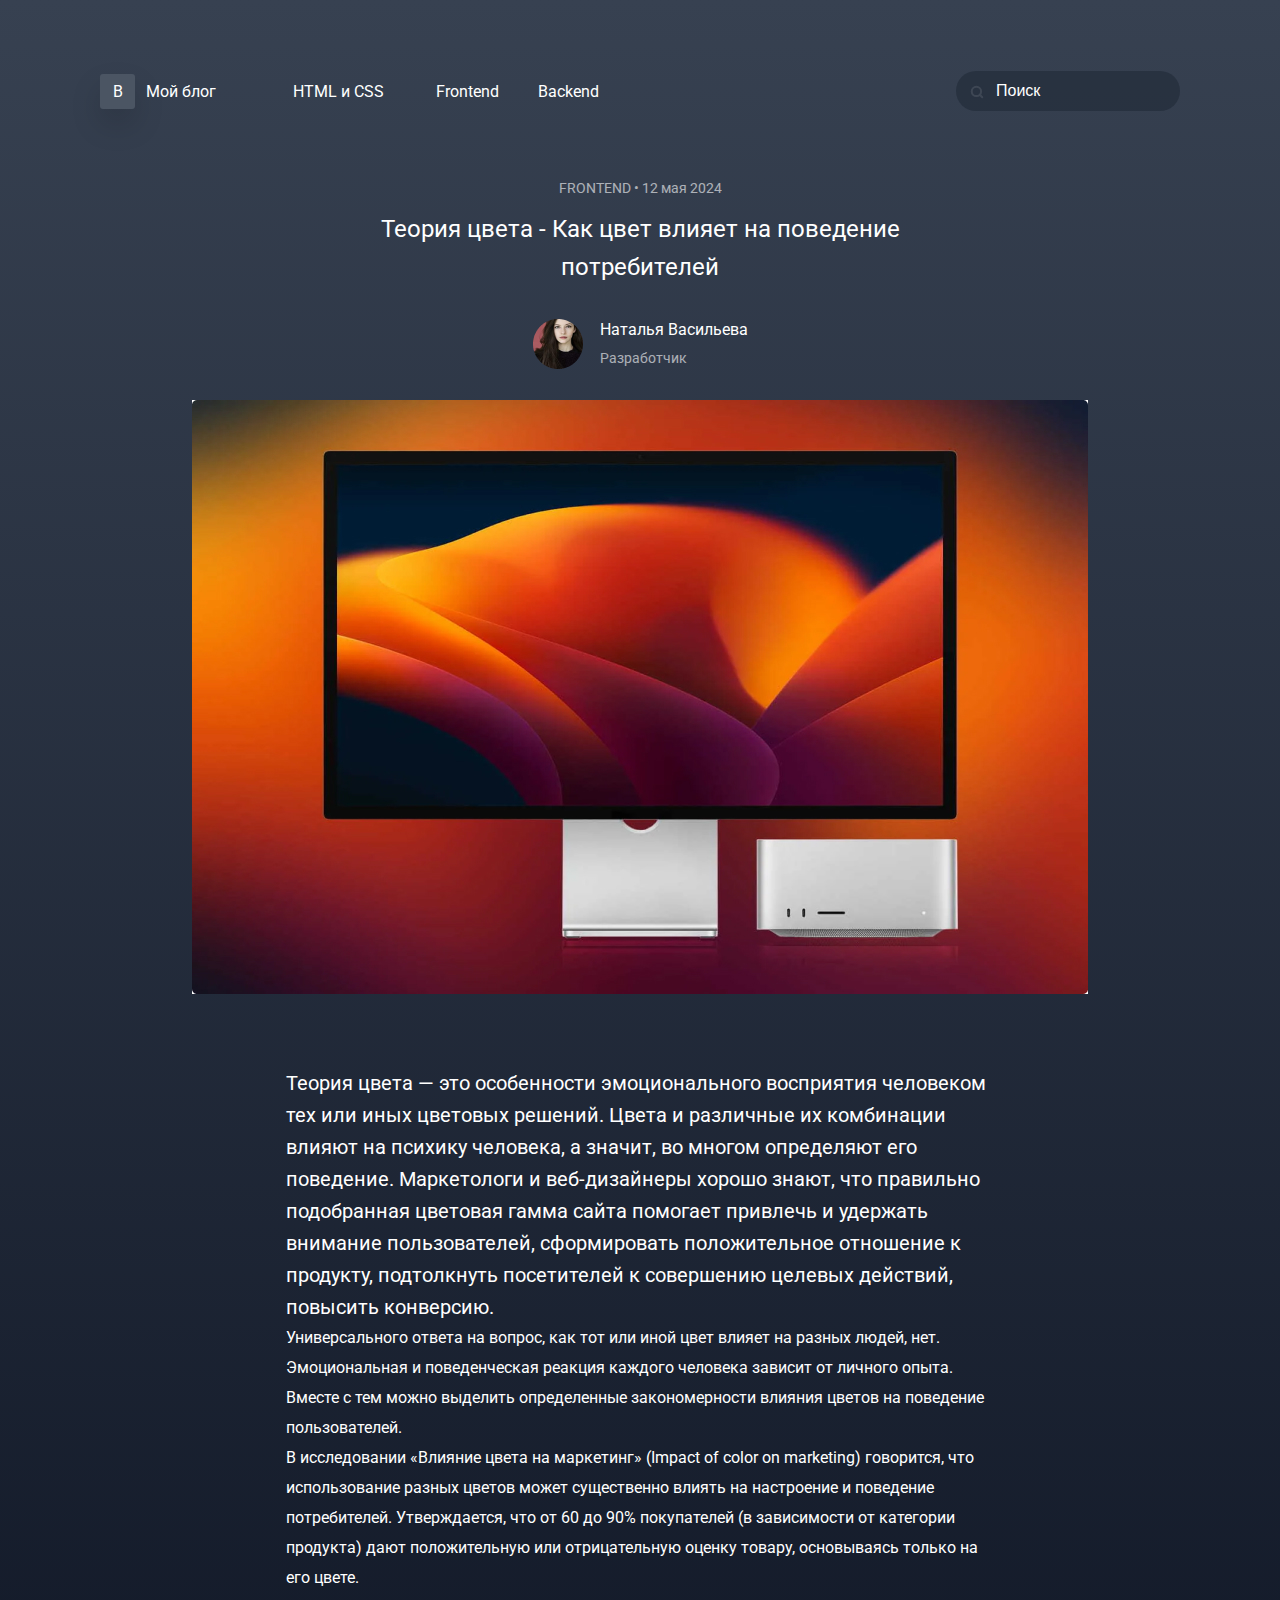
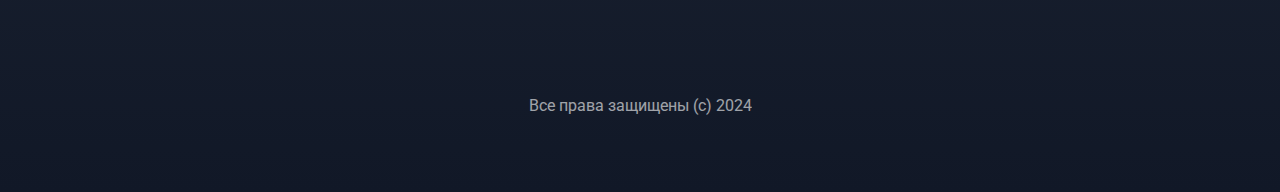
<file: 1-blog/index.html>
<!DOCTYPE html>
<html lang="ru">
  <head>
    <meta charset="UTF-8" />
    <meta name="viewport" content="width=device-width, initial-scale=1.0" />
    <title>Blog</title>
    <link rel="preconnect" href="https://fonts.googleapis.com" />
    <link rel="preconnect" href="https://fonts.gstatic.com" crossorigin />
    <link
      href="https://fonts.googleapis.com/css2?family=Roboto&display=swap"
      rel="stylesheet"
    />
    <link rel="stylesheet" href="style.css" />
  </head>
  <body class="main">
    <header class="header">
      <div>
        
        <a href="#"><span>В</span>Мой блог</a>
      </div>
      <nav>
        <ul>
          <li>
            <a href="#">HTML и CSS</a>
          </li>
          <li>
            <a href="#">Frontend</a>
          </li>
          <li>
            <a href="#">Backend</a>
          </li>
        </ul>
      </nav>
      <div class="divInput">
        <img src="./image/search.svg" alt="Иконка поиска" />
        <input type="search" name="search" id="search" placeholder="Поиск" />
      </div>
    </header>

    <article>
      <p class="articleDate">FRONTEND • 12 мая 2024</p>

      <h1 class="articleHeader">
        Теория цвета - Как цвет влияет на поведение потребителей
      </h1>

      <div class="blockPerson">
        <img src="./image/avatar.png" alt="Аватарка" />
        <div>
          <p class="personName">Наталья Васильева</p>
          <p class="personStatus">Разработчик</p>
        </div>
      </div>
    </article>

    <section class="mainImage">
      <img src="./image/desktop.jpg" alt="Картинка iMac" />
    </section>

    <section class="sectionText">
      <p class="firstText">
        Теория цвета — это особенности эмоционального восприятия человеком тех
        или иных цветовых решений. Цвета и различные их комбинации влияют на
        психику человека, а значит, во многом определяют его поведение.
        Маркетологи и веб-дизайнеры хорошо знают, что правильно подобранная
        цветовая гамма сайта помогает привлечь и удержать внимание
        пользователей, сформировать положительное отношение к продукту,
        подтолкнуть посетителей к совершению целевых действий, повысить
        конверсию.
      </p>

      <p class="secondText">
        Универсального ответа на вопрос, как тот или иной цвет влияет на разных
        людей, нет. Эмоциональная и поведенческая реакция каждого человека
        зависит от личного опыта. Вместе с тем можно выделить определенные
        закономерности влияния цветов на поведение пользователей.
      </p>
      <p class="thirdText">
        В исследовании «Влияние цвета на маркетинг» (Impact of color on
        marketing) говорится, что использование разных цветов может существенно
        влиять на настроение и поведение потребителей. Утверждается, что от 60
        до 90% покупателей (в зависимости от категории продукта) дают
        положительную или отрицательную оценку товару, основываясь только на его
        цвете.
      </p>
    </section>

    <footer class="footer">
      <span class="copyright">Все права защищены (c) 2024</span>
    </footer>
  </body>
</html>
</file>
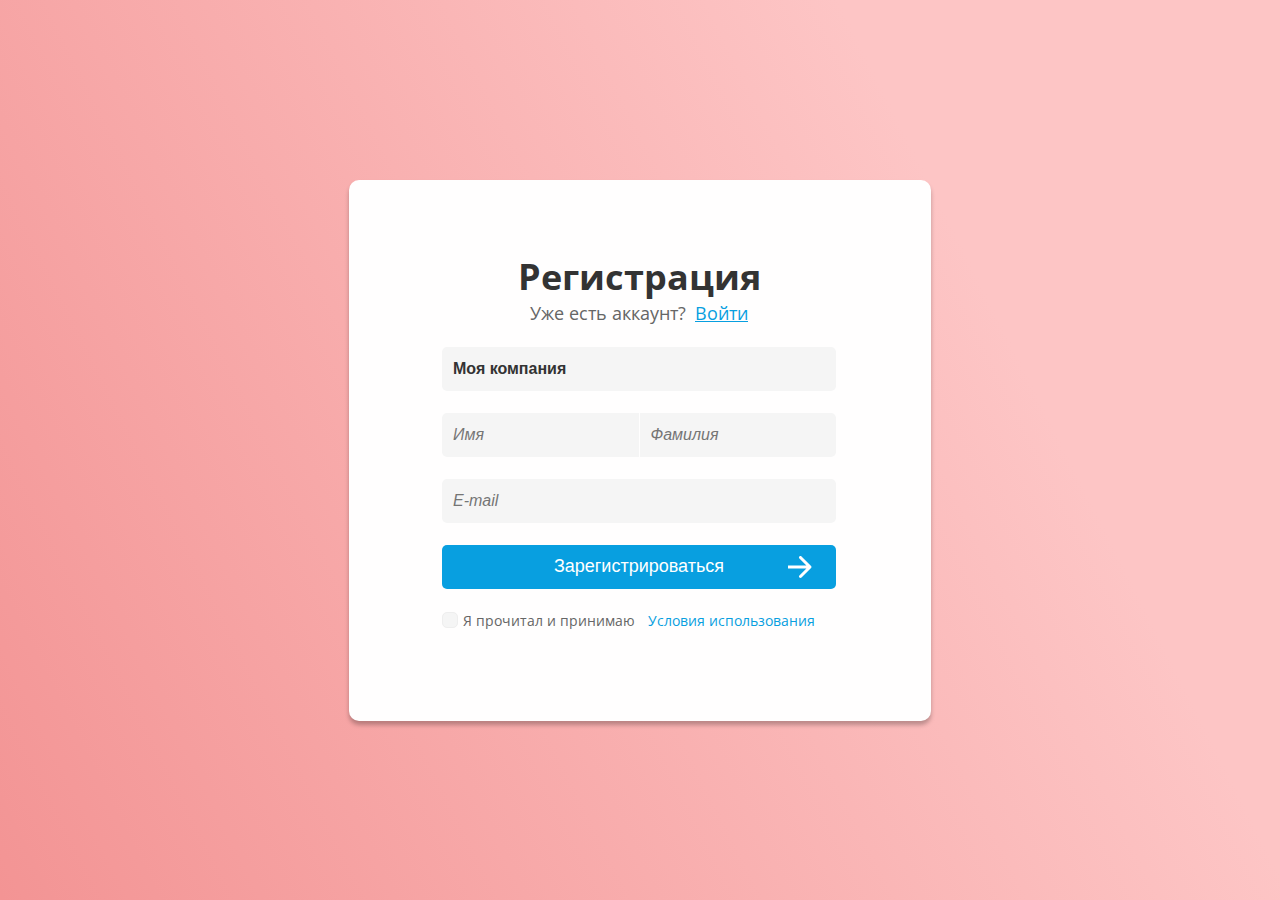
<file: 2-form/index.html>
<!DOCTYPE html>
<html lang="en">
  <head>
    <meta charset="UTF-8" />
    <meta name="viewport" content="width=device-width, initial-scale=1.0" />
    <meta name="description" content="Урок по изучению HTML5 и CSS" />
    <title>Demo</title>
    <link rel="preconnect" href="https://fonts.googleapis.com" />
    <link rel="preconnect" href="https://fonts.gstatic.com" crossorigin />
    <link
      href="https://fonts.googleapis.com/css2?family=Open+Sans:ital,wght@0,300..800;1,300..800&display=swap"
      rel="stylesheet"
    />
    <link rel="stylesheet" href="style.css" />
    <meta name="author" content="Павел Безденежных" />
  </head>
  <body>
    <main>
      <form action="#">
        <div class="regText">
          <h1>Регистрация</h1>
          <span>Уже есть аккаунт?</span>
          <a href="#">Войти</a>
        </div>
        <!-- <textarea name="mycompany" id="mycompany" cols="20" rows="1">Moя компания</textarea required> -->
        <input
          type="text"
          id="mycompany"
          name="mycompany"
          placeholder="Название компании"
          value="Моя компания"
        />
        <div class="personName">
          <input
            type="firstname"
            id="firstname"
            name="firstname"
            placeholder="Имя"
            required
          />
          <input
            type="lastname"
            id="lastname"
            name="lastname"
            placeholder="Фамилия"
          />
        </div>
        <div>
          <input
            type="email"
            id="email"
            name="email"
            placeholder="E-mail"
            required
          />
        </div>
        <div class="btn">
          <button>Зарегистрироваться</button>
          <img src="./images/arrow.svg" alt="Стрелка вправо" />
        </div>
        <div class="checkbox">
          <input type="checkbox" name="checkbox" id="checkbox" />
          <label for="checkbox">Я прочитал и принимаю</label>
          <a href="#">Условия использования</a>
        </div>
      </form>
    </main>
  </body>
</html>

<!-- http://127.0.0.1:5500/2-form/index.html?mycompany=BS%5C2+Company&firstname=Pavel&lastname=Bezdenezhnykh&email=pb250170%40gmail.com&checkbox=on# -->
</file>
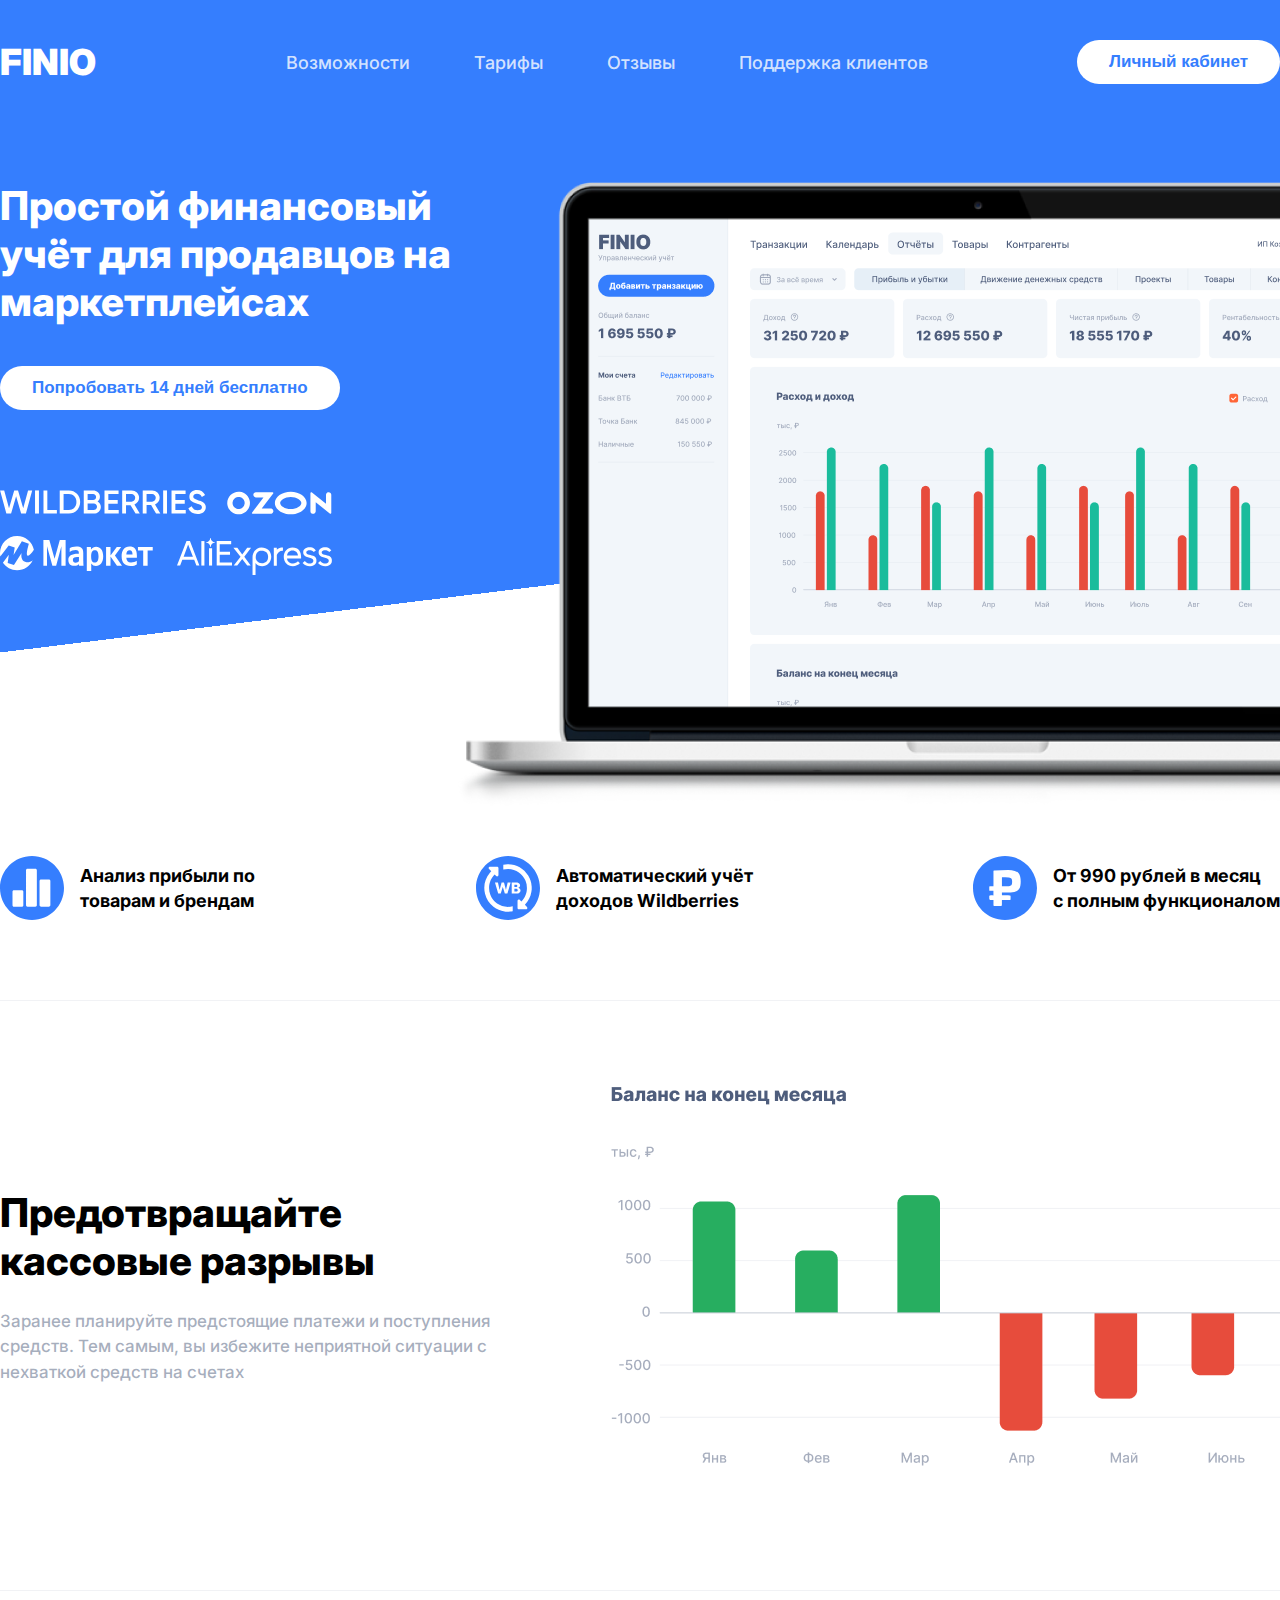
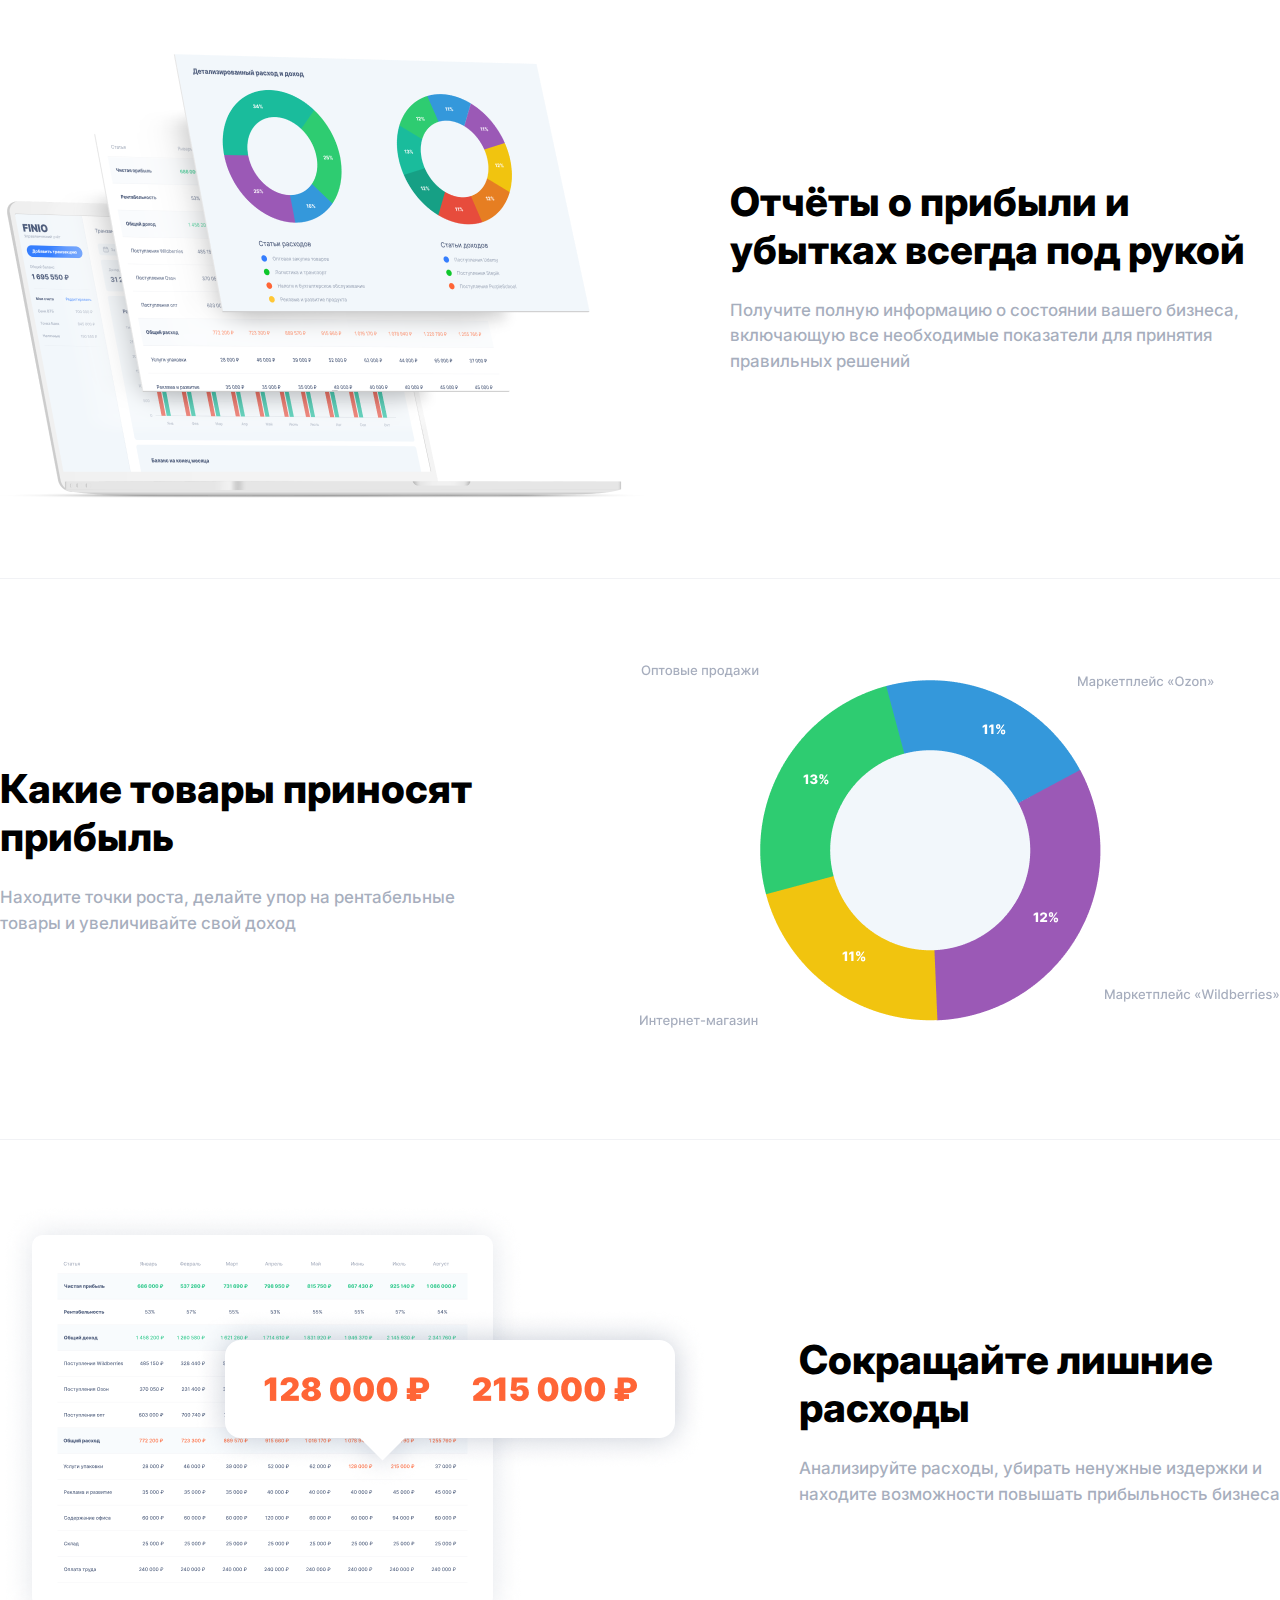
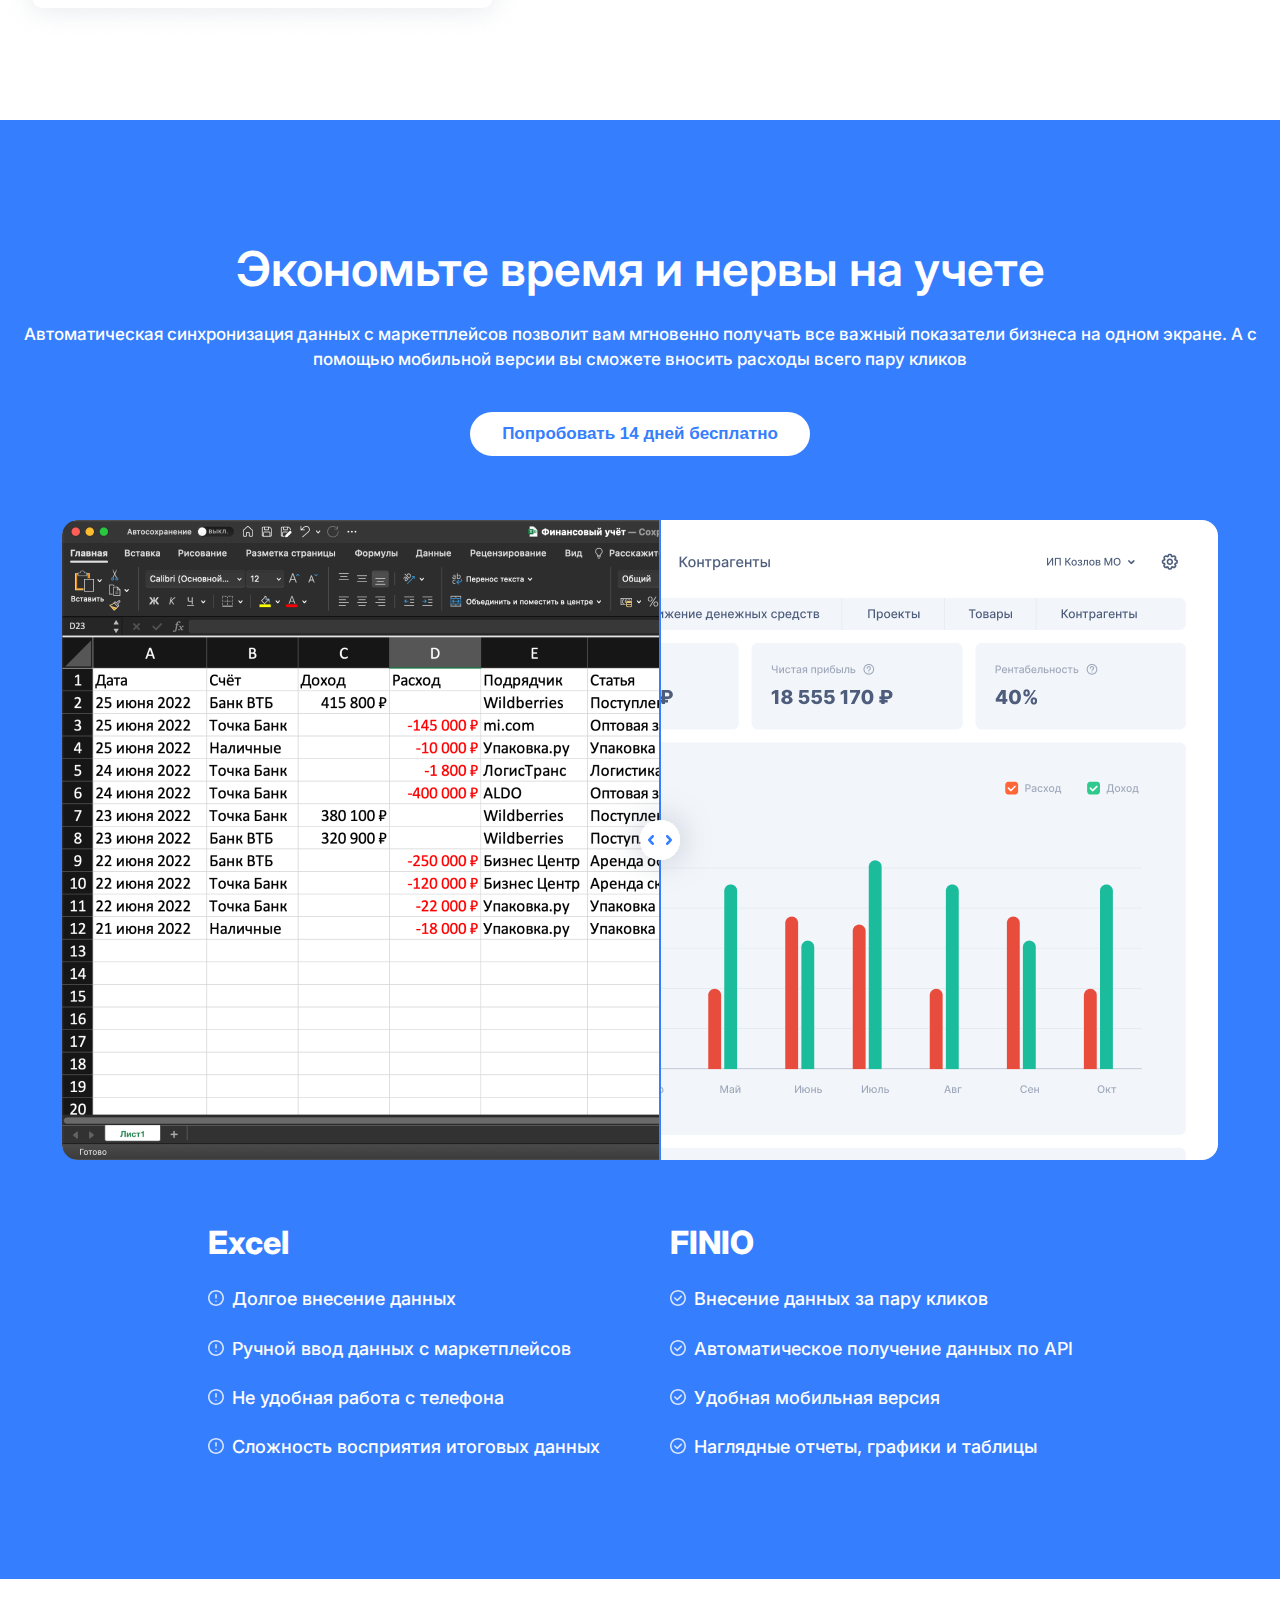
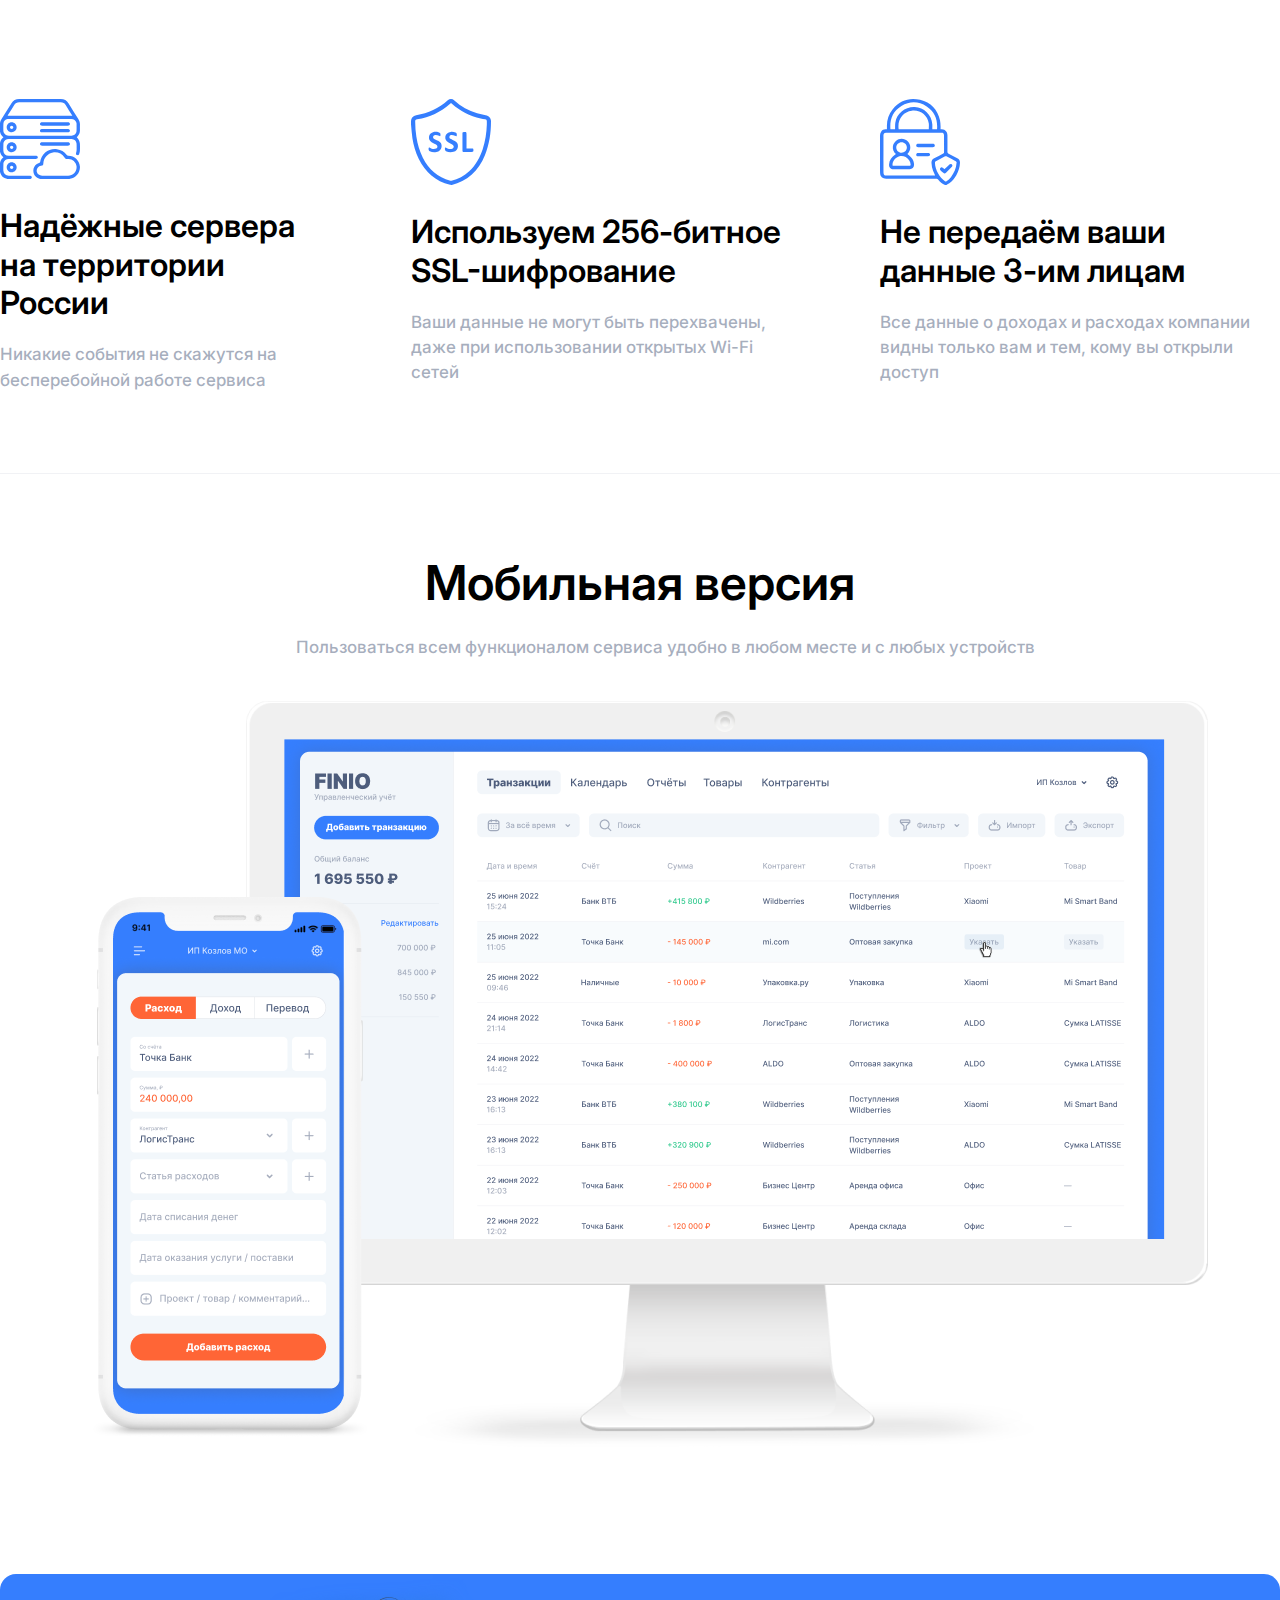
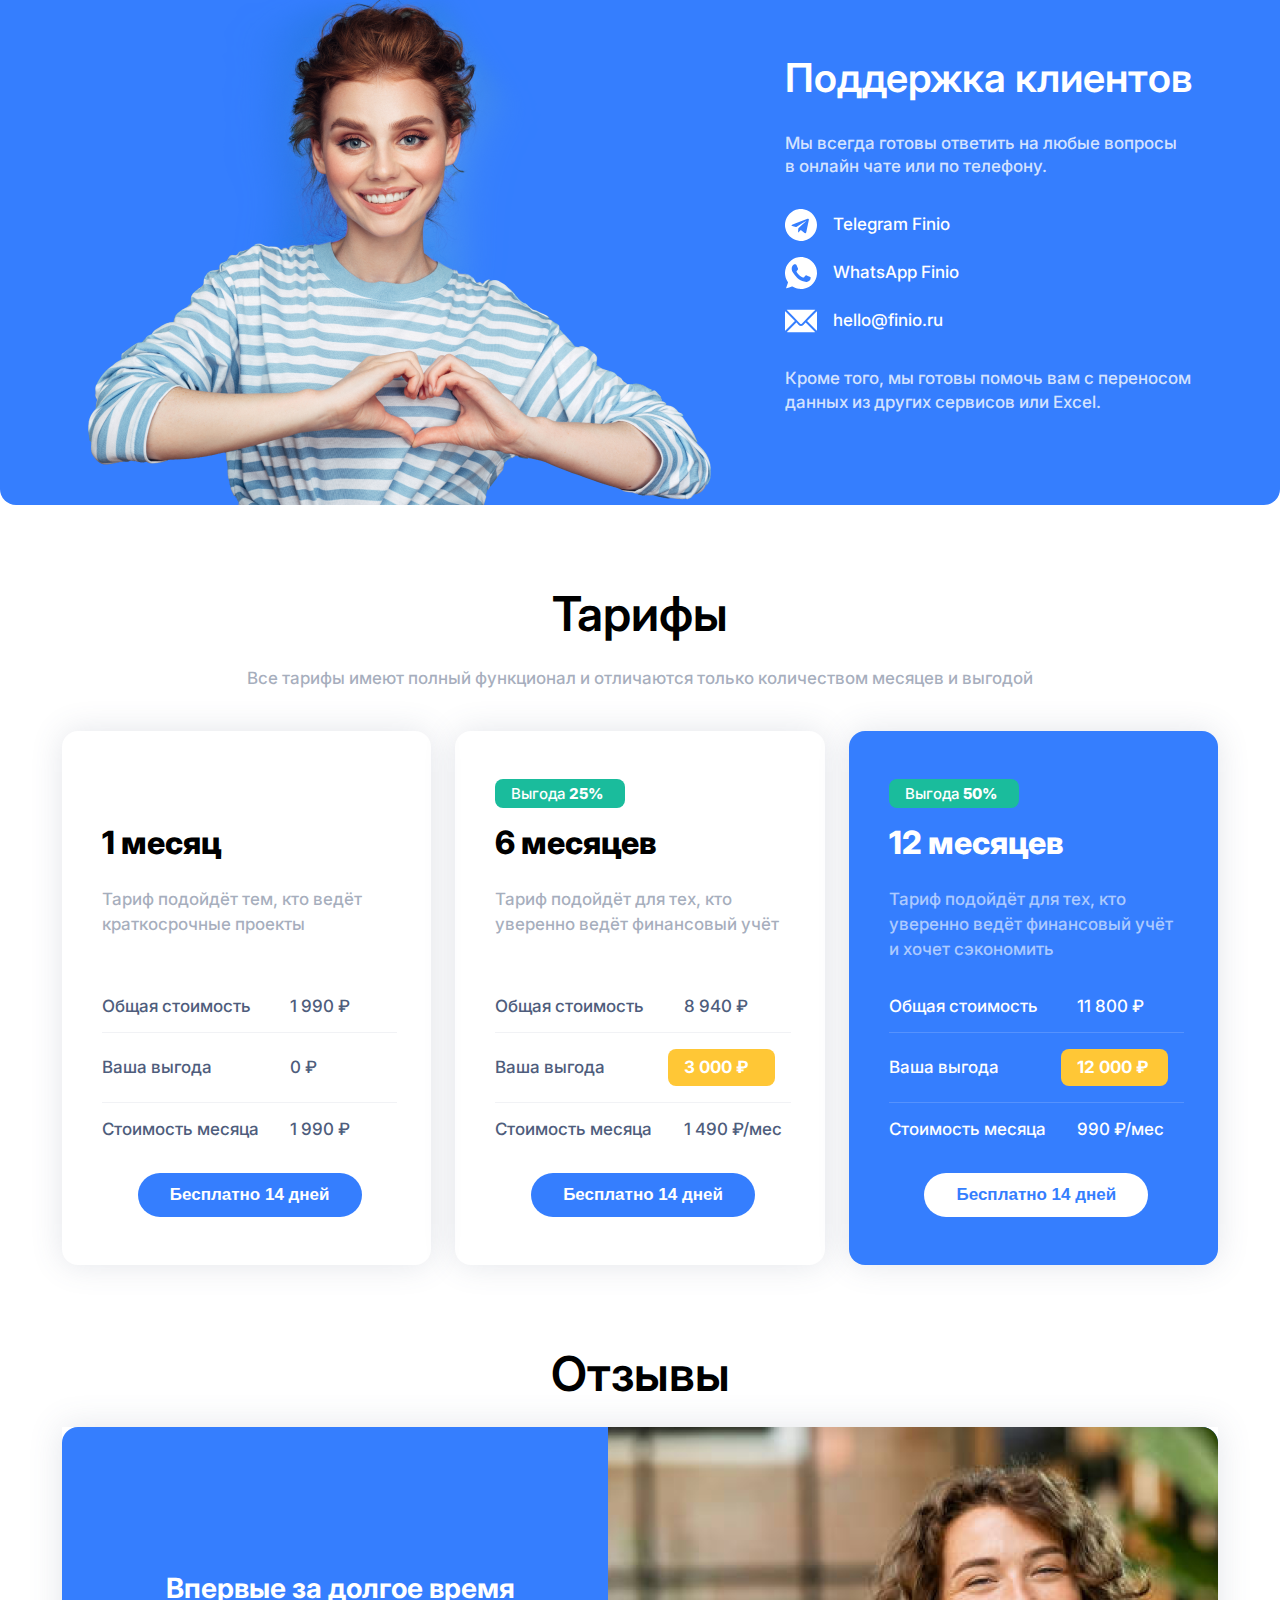
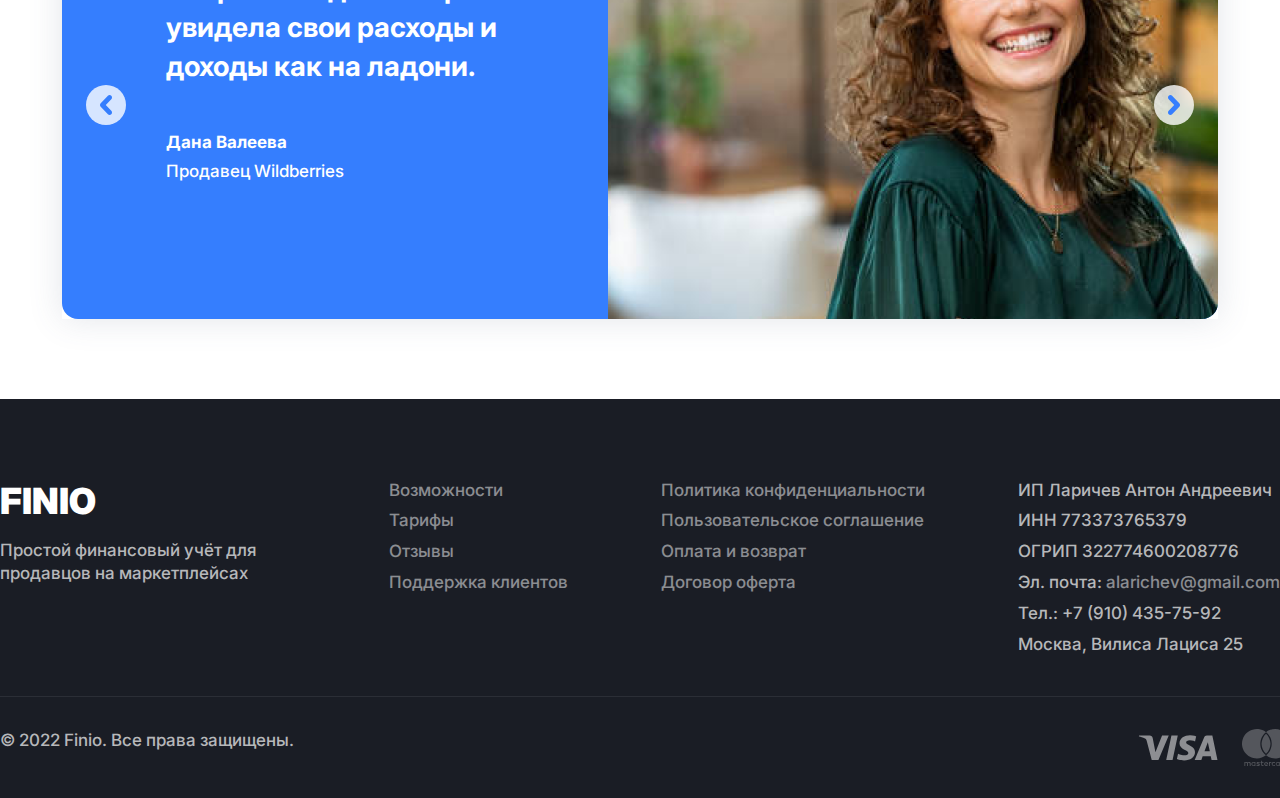
<file: 3-Finio/index.html>
<!DOCTYPE html>
<html lang="en">
  <head>
    <meta charset="UTF-8" />
    <meta name="viewport" content="width=device-width, initial-scale=1.0" />
    <link rel="preconnect" href="https://fonts.googleapis.com" />
    <link rel="preconnect" href="https://fonts.gstatic.com" crossorigin />
    <link
      href="https://fonts.googleapis.com/css2?family=Inter:wght@100..900&display=swap"
      rel="stylesheet"
    />
    <link rel="stylesheet" href="./styles/global.css" />
    <link rel="stylesheet" href="./styles/header.css" />
    <link rel="stylesheet" href="./styles/page.css" />
    <link rel="stylesheet" href="./styles/components.css" />
    <link rel="stylesheet" href="./styles/footer.css" />
    <link rel="stylesheet" href="./styles/media.css">
    <title>FINIO</title>
  </head>
  <body>
    <header class="header">
      <div class="header__wrapper">
        <!-- <a href="#"
          ><img
            class="header__logo"
            src="./images/logo.png"
            alt="Логотип Finio"
        /></a> -->
        <div class="header__logo">FINIO</div>
        <nav>
          <ul class="menu">
            <li class="menu__item"><a href="#">Возможности</a></li>
            <li class="menu__item"><a href="#">Тарифы</a></li>
            <li class="menu__item"><a href="#">Отзывы</a></li>
            <li class="menu__item"><a href="#">Поддержка клиентов</a></li>
          </ul>
        </nav>

        <button class="header__button" aria-label="Вход в личный кабинет">
          Личный кабинет
        </button>
        <!-- <a class="header__login" href="#" aria-label="Вход в личный кабинет">
          <div>Личный кабинет</div>
        </a> -->
        <button
          class="header__mobile-menu-button"
          aria-expanded="false"
          aria-haspopup="true"
        >
          <img src="./images/menu.svg" alt="Мобильное меню" />
        </button>
      </div>
    </header>

    <section class="section hero-polugon">
      <div class="hero">
        
          <div class="hero__left">
            <h2 class="hero__left-h2 mb-40">
             Простой финансовый учёт для продавцов на маркетплейсах
            </h2>
            <button class="header__button mb-80">
              Попробовать 14 дней бесплатно
            </button>
            <img
             src="./images/partners.svg"
             alt="Логотипы компаний партнеров"
            />
          </div>
          <img class="hero__right"
            src="./images/hero-picture.png"
            alt="Изображение работы сервиса Finio"
          />
        
      </div>
    </section>

    <!-- Features Section -->
      
    <section class="section__features">
      <div class="section__features-wrapper">
        <div class="feature-item">
          <img class="feature-img" src="./images/feature/analitics.svg" alt="Иконка аналитики">
          <div class="feature-text">Анализ прибыли по<br> товарам и брендам</div>
        </div>
        <div class="feature-item">
          <img class="feature-img" src="./images/feature/accounting.svg" alt="Иконка учёта">
          <div class="feature-text">Автоматический учёт<br> доходов Wildberries</div>
        </div>
        <div class="feature-item">
          <img class="feature-img" src="./images/feature/discount.svg" alt="Иконка выгоды">
          <div class="feature-text">От 990 рублей в месяц<br> с полным функционалом</div>
        </div>
      </div>
    
    </section>
    <section class="feature__diagram">
      <div class="feature__item-diagram border-top-line">
        <div class="feature__text-diagram">
          <h2 class="feature__text-h2">Предотвращайте<br> кассовые разрывы</h2>
          <span class="feature__text-span">Заранее планируйте предстоящие платежи и поступления средств. Тем самым, вы избежите неприятной ситуации с нехваткой средств на счетах</span>
        </div>
          <img src="./images/feature/balans.png" alt="Картинка баланса">
      </div>

      <div class="feature__item-diagram fd-row-reverse border-top-line">
        <div class="feature__text-diagram">
          <h2 class="feature__text-h2">Отчёты о прибыли и убытках всегда под рукой</h2>
          <span class="feature__text-span">Получите полную информацию о состоянии вашего бизнеса,<br> включающую все необходимые показатели для принятия<br> правильных решений</span>
        </div>
          <img src="./images/feature/diagramms.png" alt="Картинка баланса">
      </div>

      <div class="feature__item-diagram border-top-line">
        <div class="feature__text-diagram">
          <h2 class="feature__text-h2">Какие товары приносят прибыль</h2>
          <span class="feature__text-span">Находите точки роста, делайте упор на рентабельные<br> товары и увеличивайте свой доход</span>
        </div>
          <img src="./images/feature/diagramms-2.png" alt="Картинка баланса">
      </div>

      <div class="feature__item-diagram fd-row-reverse pos-rel border-top-line">
        <div class="feature__text-diagram">
          <h2 class="feature__text-h2">Сокращайте лишние<br> расходы</h2>
          <span class="feature__text-span">Анализируйте расходы, убирать ненужные издержки и<br> находите возможности повышать прибыльность бизнеса</span>
        </div>
          <img src="./images/feature/expenses.png" alt="Картинка баланса">
          <img class="feature-img-sum" src="./images/feature/expenses-sum.png" alt="Картинка сумм">
      </div>
      
    </section>

    <!-- Savingtime Section -->

    <section class="section-blue section__savingtime">
      <div class="section__savingtime-wrapper">
        <div class="section__savingtime-header">
          <h2 class="savingtime__text-h2">Экономьте время и нервы на учете</h2>
          <span class="feature__text-span savingtime__text">Автоматическая синхронизация данных с маркетплейсов позволит вам мгновенно получать все важный показатели бизнеса на одном экране. А с помощью мобильной версии вы сможете вносить расходы всего пару кликов</span>
          <button class="header__button mb-64">Попробовать 14 дней бесплатно</button>
          <div class="slider-box">
            <img class="slider-left" src="./images/savetimes/statistic-2.png" alt="Левая картинка слайдера">
            <img class="slider-right" src="./images/savetimes/statistic.png" alt="Правая картинка слайдера">
            <img class="slider-line" src="./images/savetimes/slider.svg" alt="Линия слайдера">
          </div>
          <div class="savingtime__feature-block">
            <div class="feature-block-item">
              <h3 class="item-header">Excel</h3>
              <ul>
                <li><img src="./images/savetimes/exclamation-circle.svg">Долгое внесение данных</li>
                <li><img src="./images/savetimes/exclamation-circle.svg">Ручной ввод данных с маркетплейсов</li>
                <li><img src="./images/savetimes/exclamation-circle.svg">Не удобная работа с телефона</li>
                <li><img src="./images/savetimes/exclamation-circle.svg">Сложность восприятия итоговых данных</li>
              </ul>
            </div>
            <div class="feature-block-item">
              <h3 class="item-header">FINIO</h3>
              <ul>
                <li><img src="./images/savetimes/check-circle.svg">Внесение данных за пару кликов</li>
                <li><img src="./images/savetimes/check-circle.svg">Автоматическое получение данных по API</li>
                <li><img src="./images/savetimes/check-circle.svg">Удобная мобильная версия</li>
                <li><img src="./images/savetimes/check-circle.svg">Наглядные отчеты, графики и таблицы</li>
              </ul>
            </div>
          </div>
        </div>
    </section>

    <!-- Security Section -->

    <section class="section__security">
      <div class="section__security-wrapper">
        <div class="section__security-item">
          <img class="security__img" src="./images/security/server-icon.svg" alt="Иконка сервера">
          <div class="security-item-header">Надёжные сервера на территории России</div>
          <span class="security-item-span feature__text-span">Никакие события не скажутся на бесперебойной работе сервиса</span>
        </div>
        <div class="section__security-item">
          <img class="security__img" src="./images/security/ssl-icon.svg" alt="Иконка SSL">
          <div class="security-item-header">Используем 256-битное SSL-шифрование</div>
          <span class="security-item-span feature__text-span">Ваши данные не могут быть перехвачены, даже при использовании открытых Wi-Fi сетей</span>
        </div>
        <div class="section__security-item">
          <img class="security__img" src="./images/security/lock-icon.svg" alt="Иконка замка">
          <div class="security-item-header">Не передаём ваши данные 3-им лицам</div>
          <span class="security-item-span feature__text-span">Все данные о доходах и расходах компании видны только вам и тем, кому вы открыли доступ</span>
        </div>
      </div>
    </section>

    <!-- Mobile Section -->

    <section class="section__mobile border-top-line">
      <div class="section__mobile-wrapper">
        <div class="section-header">Мобильная версия</div>
        <div class="feature__text-span ml-50 mb-40">Пользоваться всем функционалом сервиса удобно в любом месте и с любых устройств</div>
        <div class="mobile-version-block"><img class="mobile-img" src="./images/mobile-version.png" alt="Картинка мобильной версии"></div>
      </div>
    </section>

    <!-- Support Section -->

    <section class="section__support">
      <div class="section__support-wrapper section-blue">
        <img class="support-img" src="./images/woman-support.png" alt="Картинка девушки">
        <div class="support-item">
          <div class="support-item-header">Поддержка клиентов</div>
          <div class="support-item-text">Мы всегда готовы ответить на любые вопросы<br> в онлайн чате или по телефону.</div>
          
          <div class="finio-contact">
            <div class="contact-item">
              <img class="finio-contact-img" src="./images/finio-contacts/telegram.svg" alt="Иконка телеграмм">
              <span>Telegram Finio</span>
            </div>
            <div class="contact-item">
              <img class="finio-contact-img" src="./images/finio-contacts/phone.svg" alt="Иконка телефона">
              <span>WhatsApp Finio</span>
            </div>
            <div class="contact-item">
              <img class="finio-contact-img" src="./images/finio-contacts/mail.svg" alt="Иконка почты">
              <span>hello@finio.ru</span>
            </div>
          </div>

          <div class="support-item-text">Кроме того, мы готовы помочь вам с переносом<br> данных из других сервисов или Excel.</div>
        </div>
      </div>
    </section>

    <!-- Rates Section -->

    <section class="section__rates">
      <div class="section__rates-wrapper">
        <div class="section-header">Тарифы</div>
        <div class="feature__text-span mb-40">Все тарифы имеют полный функционал и отличаются только количеством месяцев и выгодой</div>
        <div class="section__rates-card">
          <div class="rates-card-item">
            <div class="item-content-wrapper">
              <div class="item-content">
                
                <!-- Card Item -->
                <div class="card-headling">
                  <div class="sale-top"> Выгода <span class="sale-green"></span></div>
                  <div class="item-header">1 месяц</div>
                  <div class="item-text feature__text-span">Тариф подойдёт тем, кто ведёт краткосрочные проекты</div>
                </div>

                <div class="card-params">
                  <div class="item-coast"><div>Общая стоимость</div><div class="value">1 990 ₽</div></div>
                  <div class="item-coast border-top-line"><div>Ваша выгода</div><div class="value"><div class="sale-orange">0 ₽</div></div></div>
                  <div class="item-coast border-top-line"><div>Стоимость месяца</div><div class="value">1 990 ₽</div></div> 
                </div>
                
                <div class="rates-button">
                  <button class="header__button button-blue">Бесплатно 14 дней</button>
                </div>
              </div>
            </div>
          </div>

          <!-- Card Item -->

          <div class="rates-card-item">
            <div class="item-content-wrapper">
              <div class="item-content">

                <div class="card-headling">
                  <div class="sale-top"> Выгода <span class="sale-green">25%</span></div>
                  <div class="item-header">6 месяцев</div>
                  <div class="item-text feature__text-span">Тариф подойдёт для тех, кто уверенно ведёт финансовый учёт</div>
                </div>

                <div class="card-params">
                  <div class="item-coast"><div>Общая стоимость</div><div class="value">8 940 ₽</div></div>
                  <div class="item-coast border-top-line"><div>Ваша выгода</div><div class="value"><div class="sale-orange">3 000 ₽</div></div></div>
                  <div class="item-coast border-top-line"><div>Стоимость месяца</div><div class="value">1 490 ₽/мес</div></div>
                </div>

                <div class="rates-button">
                  <button class="header__button button-blue">Бесплатно 14 дней</button>
                </div>
              </div>
            </div>
          </div>

          <!-- Card Item -->
      
          <div class="rates-card-item">
            <div class="item-content-wrapper">
              <div class="item-content">
                
                <div class="card-headling">
                  <div class="sale-top"> Выгода <span class="sale-green">50%</span></div>
                  <div class="item-header">12 месяцев</div>
                  <div class="item-text feature__text-span">Тариф подойдёт для тех, кто уверенно ведёт финансовый учёт и хочет сэкономить</div>
                </div>

                <div class="card-params">
                  <div class="item-coast"><div>Общая стоимость</div><div class="value">11 800 ₽</div></div>
                  <div class="item-coast border-top-line"><div>Ваша выгода</div><div class ="sale-orange"><div class="value">12 000 ₽</div></div></div>
                  <div class="item-coast border-top-line"><div>Стоимость месяца</div><div class="value">990 ₽/мес</div></div>
                </div>

                <div class="rates-button">
                  <button class="header__button">Бесплатно 14 дней</button>
                </div>
              </div>
            </div>
          </div>
        </div>
      </div>
    </section>

    <!-- Recall Section -->

    <section class="section__recall">
      <div class="section__recall-wrapper">
        <div class="section-header mb-40">Отзывы</div>
          <div class="section__recall-block">
            <div class="slider__button-left button-hover"></div>
            <div class="recall__content">
              <div class="content-left">
                <div class="recall-text">
                  Впервые за долгое время увидела свои расходы и доходы как на ладони.
                </div>
                <div class="recall-signature">
                  Дана Валеева
                </div>
                <div class="recall-position">
                  Продавец Wildberries
                </div>
              </div>
              <img class="content-right" src="./images/recall-girl.png" alt="Фото клиента">
            </div>
            <div class="slider__button-right button-hover"></div>
          </div> 
        </div>
      </div>
    </section>

    <!-- Footer Section -->

    <footer class="section__footer">
      <div class="section__footer-wrapper">
        <div class="footer__content">
          <div class="footer__block">
            <div class="footer__main">
              <div class="footer__header header__logo">FINIO</div> 
              <div class="footer__subheader">Простой финансовый учёт для<br> продавцов на маркетплейсах</div>
            </div>
          </div>
          <nav class="footer__nav">
            <ul class="footer__menu">
              <li class=""><a href="#">Возможности</a></li>
              <li class=""><a href="#">Тарифы</a></li>
              <li class=""><a href="#">Отзывы</a></li>
              <li class=""><a href="#">Поддержка клиентов</a></li>
            </ul>
          </nav>
          <div class="footer__policy">
            <a href="#">Политика конфиденциальности</a>
            <a href="#">Пользовательское соглашение</a>
            <a href="#">Оплата и возврат</a>
            <a href="#">Договор оферта</a>
          </div>
          <div class="footer__requisites">
            <span class="footer__ip">ИП Ларичев Антон Андреевич</span>
            <span class="footer__inn">ИНН 773373765379</span>
            <span class="footer__ogrip">ОГРИП 322774600208776</span>
            <a href="mailto:alarichev@gmail.com">Эл. почта: <span>alarichev@gmail.com</span></a>
            <a href="tel:+7 (910) 435-75-92">Тел.: +7 (910) 435-75-92</a>
            <a href="#" target="_blank">Москва, Вилиса Лациса 25</a>
          </div>
        </div>
      </div>
      <div class="copyright-payments footer__border-tl">
         <div class="footer-copyright">
        © 2022 Finio. Все права защищены.
      </div>
      <div class="payments__img">
        <img src="./images/payments/visa-img.svg" alt="Иконка Visa">
        <img src="./images/payments/mastercard-img.svg" alt="Иконка MasterCard">
        <img src="./images/payments/mir-img.svg" alt="Иконка Mir">
      </div>
      </div>
    </footer>
  </body>
</html>
</file>
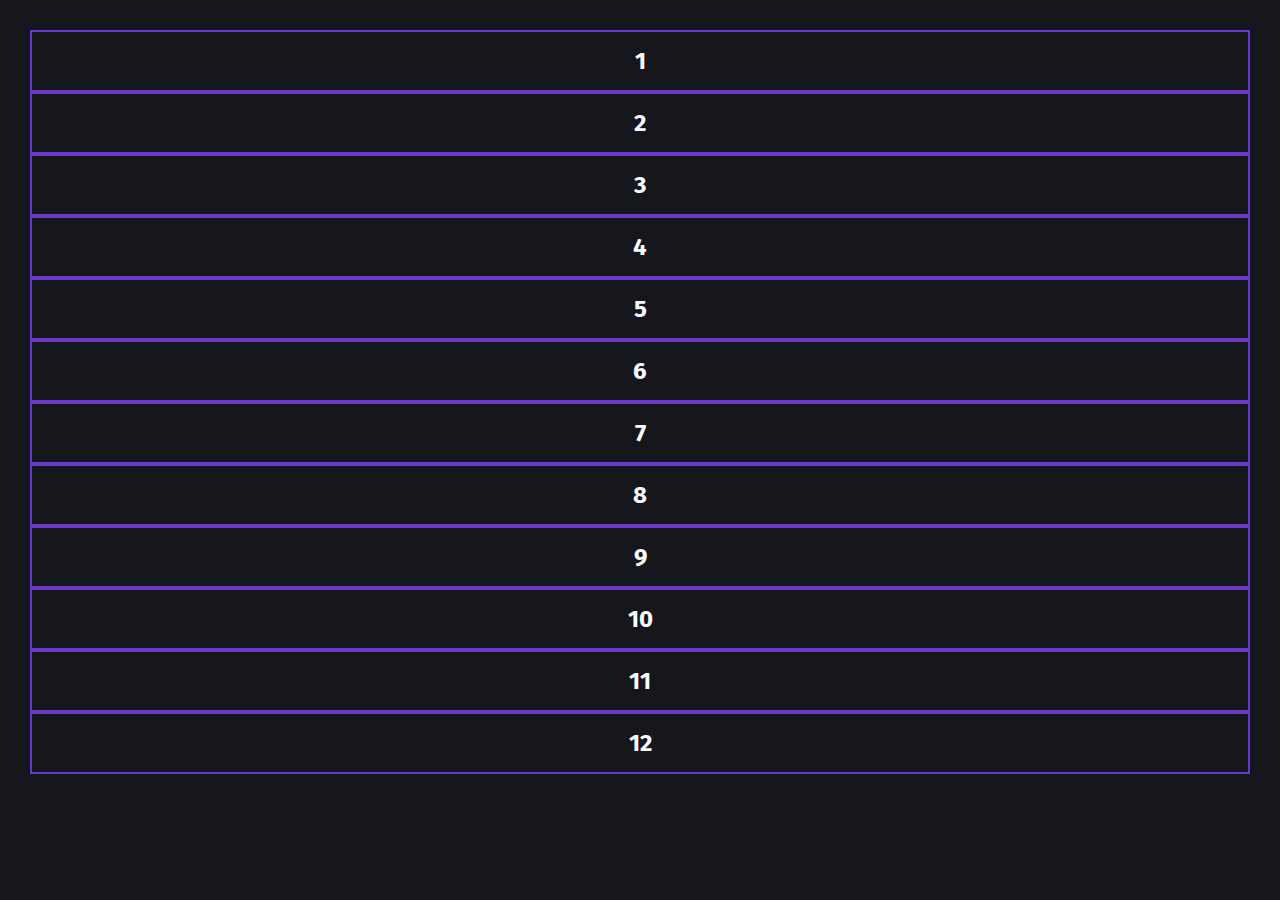
<file: 4-Grids/index.html>
<!DOCTYPE html>
<html lang="en">
<head>
  <meta charset="UTF-8">
  <meta name="viewport" content="width=device-width, initial-scale=1.0">
  <title>Grids</title>
  <link rel="stylesheet" href="./styles/styles.css">
  <link rel="preconnect" href="https://fonts.googleapis.com" />
  <link rel="preconnect" href="https://fonts.gstatic.com" crossorigin />
  <link href="https://fonts.googleapis.com/css2?family=Fira+Sans:wght@400;700&display=swap" rel="stylesheet" />
</head>
<body>
  <div class="wrapper">
    <div class="item">1</div>
    <div class="item">2</div>
    <div class="item">3</div>
    <div class="item">4</div>
    <div class="item">5</div>
    <div class="item">6</div>
    <div class="item">7</div>
    <div class="item">8</div>
    <div class="item">9</div>
    <div class="item">10</div>
    <div class="item">11</div>
    <div class="item">12</div>
  </div>
</body>
</html>
</file>
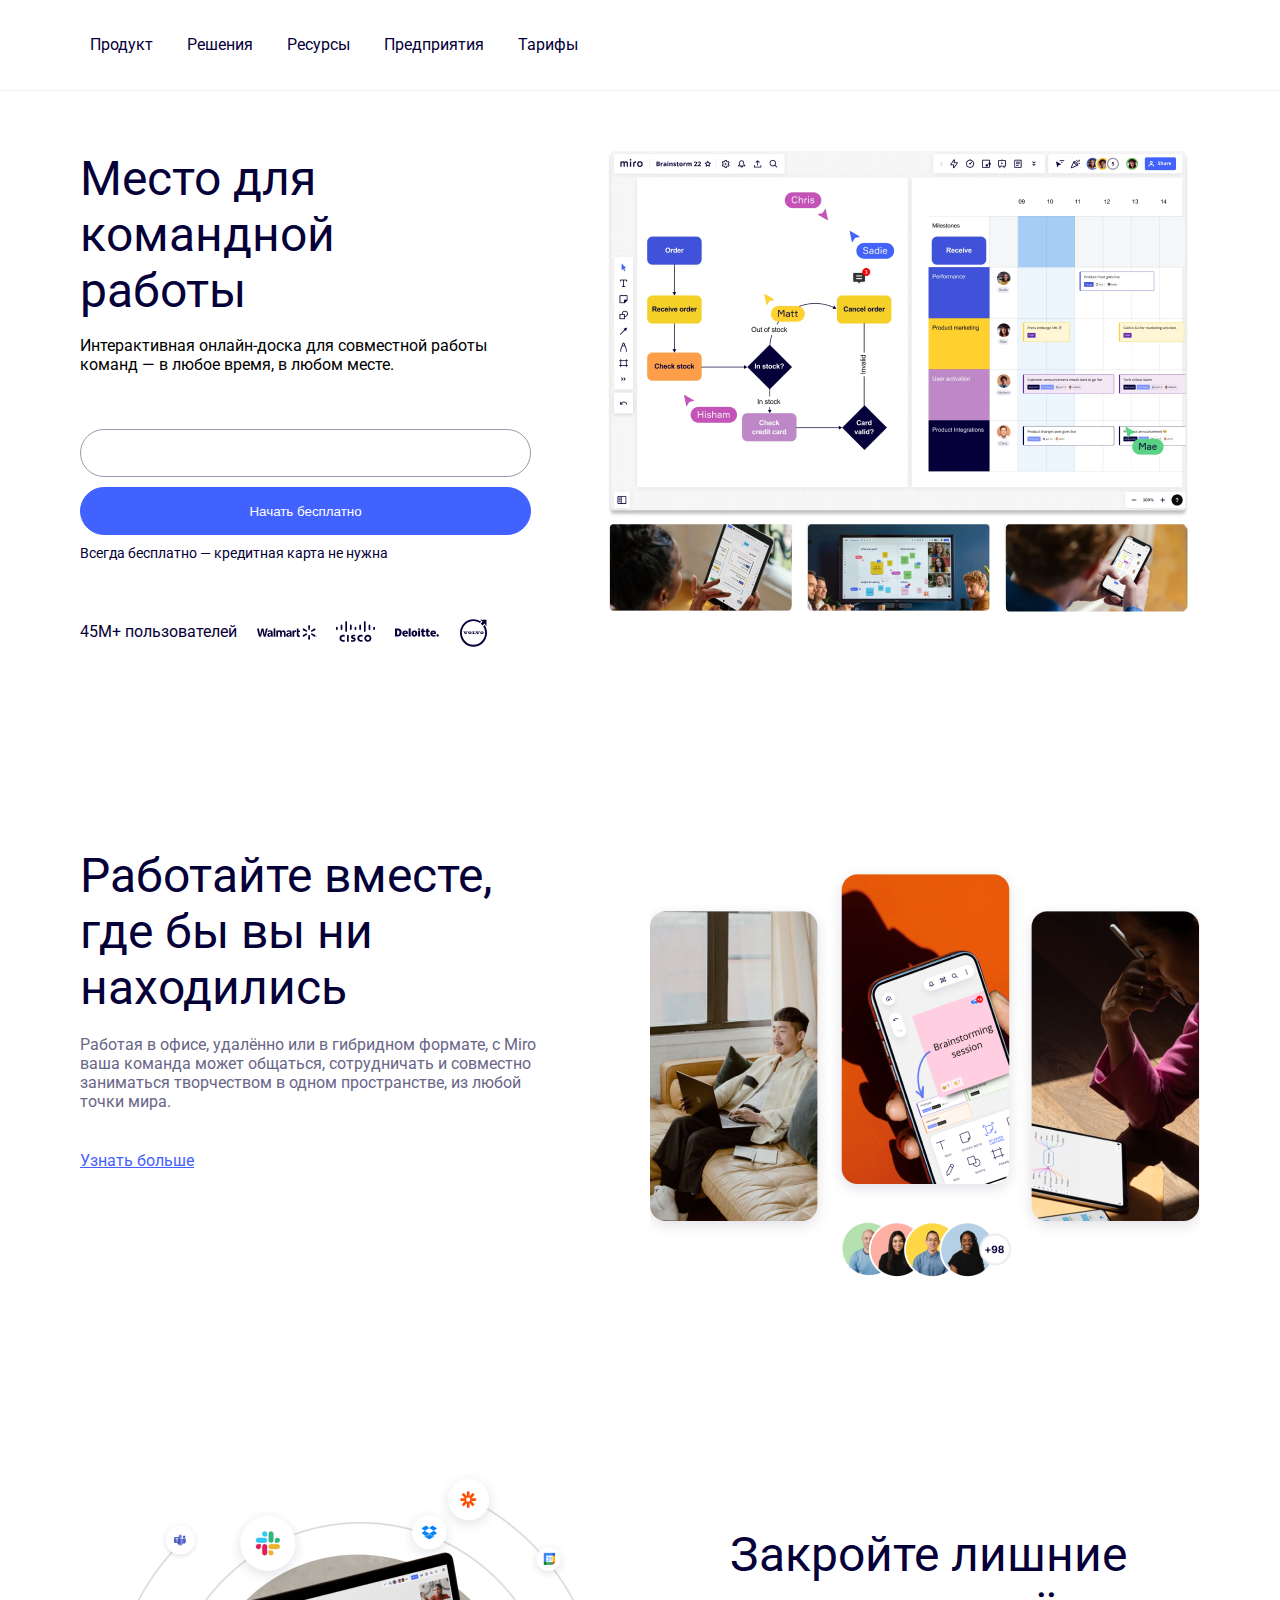
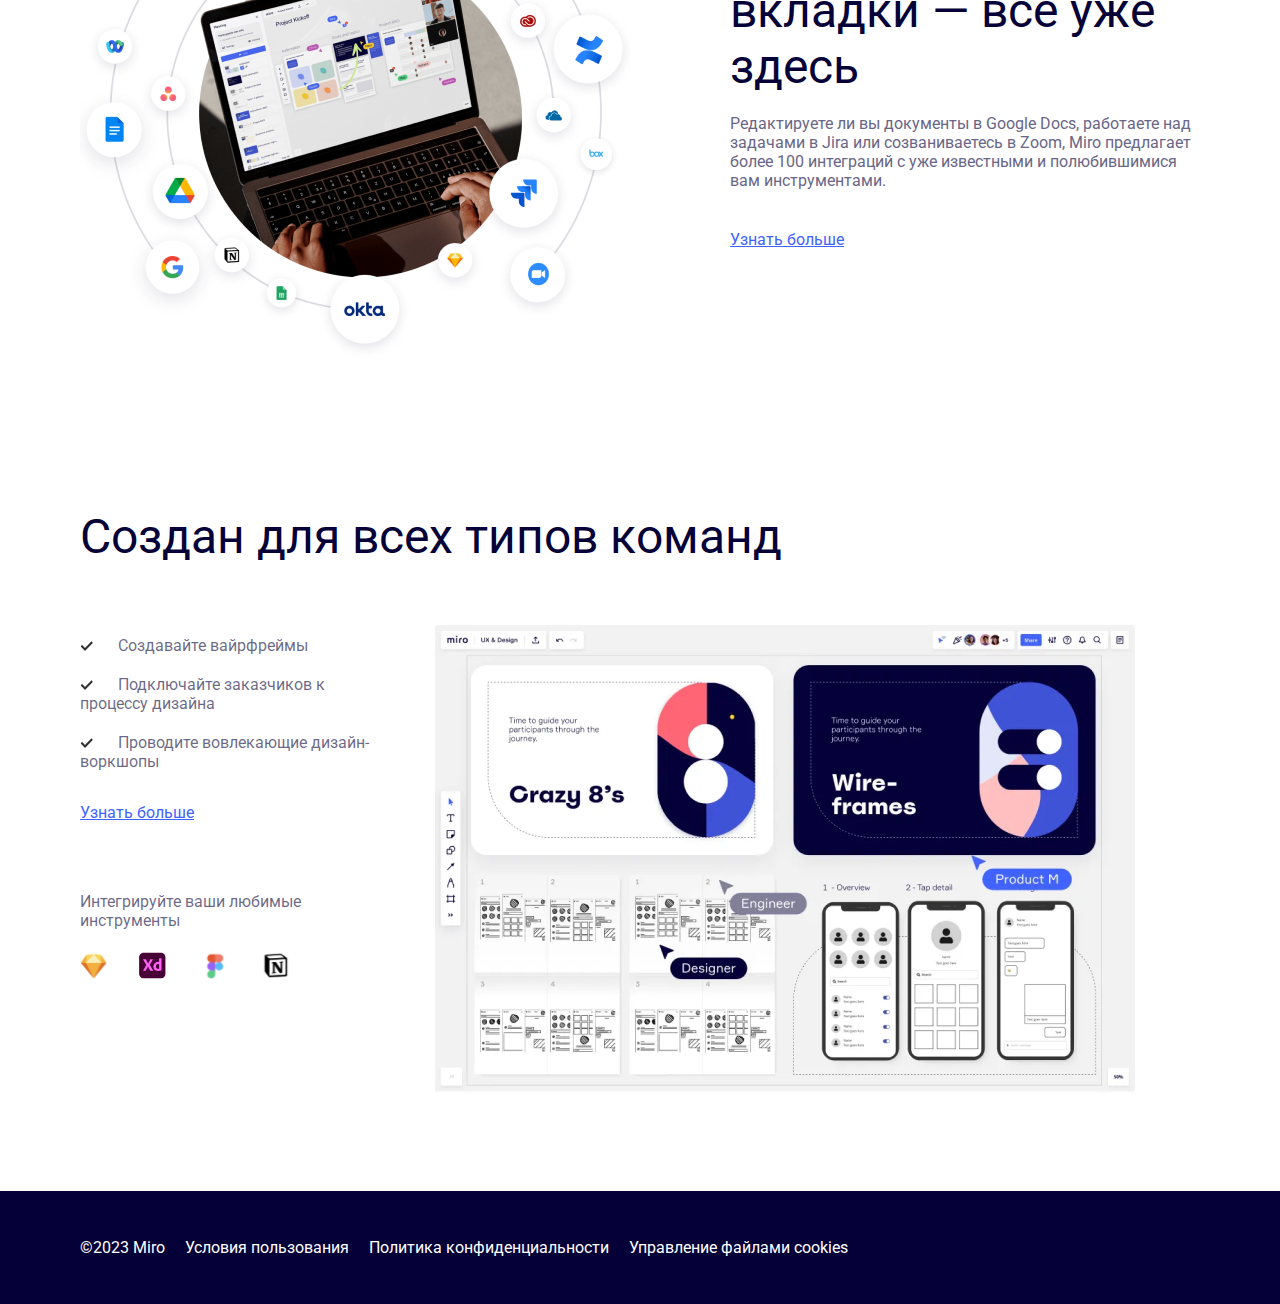
<file: lesson-miro/index.html>
<!DOCTYPE html>
<html lang="en">
  <head>
    <meta charset="UTF-8" />
    <meta name="viewport" content="width=device-width, initial-scale=1.0" />
    <link rel="preconnect" href="https://fonts.googleapis.com" />
    <link rel="preconnect" href="https://fonts.gstatic.com" crossorigin />
    <link
      href="https://fonts.googleapis.com/css2?family=Roboto&display=swap"
      rel="stylesheet"
    />
    <link rel="stylesheet" href="/lesson-miro/style/style.css" />
    <title>Miro</title>
  </head>
  <body>
    <header>
      <nav>
        <ul>
          <li><a href="#">Продукт</a></li>
          <li><a href="#">Решения</a></li>
          <li><a href="#">Ресурсы</a></li>
          <li><a href="#">Предприятия</a></li>
          <li><a href="#">Тарифы</a></li>
        </ul>
      </nav>
    </header>
    <main>
      <section id="hero">
        <div>
          <h1>Место для<br />командной<br />работы</h1>
          <p class="heroText">
            Интерактивная онлайн-доска для совместной работы команд — в любое
            время, в любом месте.
          </p>
          <form action="/register" method="get" class="heroForm">
            <input type="email" name="email" id="email" />
            <button id="heroButton">Начать бесплатно</button>
          </form>
          <p>Всегда бесплатно — кредитная карта не нужна</p>
          <div class="heroLogos">
            45M+ пользователей
            <img src="./images/logos.svg" alt="логотипы компаний" />
          </div>
        </div>
        <div>
          <img src="/lesson-miro/images/hero.png" alt="Картинка работы Miro" />
        </div>
      </section>
      <section class="section">
        <div>
          <h2>Работайте вместе, где бы вы ни находились</h2>
          <p class="sectionText">
            Работая в офисе, удалённо или в гибридном формате, с Miro ваша
            команда может общаться, сотрудничать и совместно заниматься
            творчеством в одном пространстве, из любой точки мира.
          </p>
          <a href="#" class="link">Узнать больше</a>
        </div>
        <div>
          <img
            src="/lesson-miro/images/1.png"
            alt="Картинка работы Miro-Mobile"
          />
        </div>
      </section>
      <section class="section">
        <div>
          <img
            src="/lesson-miro/images/2.png"
            alt="Картинка работы Сервисов Miro"
          />
        </div>
        <div>
          <h2>Закройте лишние вкладки — всё уже здесь</h2>
          <p class="sectionText">
            Редактируете ли вы документы в Google Docs, работаете над задачами в
            Jira или созваниваетесь в Zoom, Miro предлагает более 100 интеграций
            с уже известными и полюбившимися вам инструментами.
          </p>
          <a href="#" class="link">Узнать больше</a>
        </div>
      </section>
      <section class="section displayblock">
        <h2>Создан для всех типов команд</h2>
        <div class="sectionflex">
          <div>
          <ul class="sectionList">
          <li>Создавайте вайрфреймы</li>
          <li>Подключайте заказчиков к процессу дизайна</li>
          <li>Проводите вовлекающие дизайн-воркшопы</li>
          </ul>
          <a href="#" class="link">Узнать больше</a>
          <span>Интегрируйте ваши любимые инструменты</span>
          <img src="/lesson-miro/images/tools.svg" alt="Логотипы инструментов">
          </div>
          <div>
          <img src="/lesson-miro/images/3.png" alt="Картинка дизайна макетов в приложении">
          </div>
        </div>  
      </section>
      <footer>
        <div>
          <div class="copyright">&#169;2023 Miro</div>
          <a href="#">Условия пользования</a>
          <a href="#">Политика конфиденциальности</a>
          <a href="#">Управление файлами cookies</a>
        </div>
      </footer>
    </main>
  </body>
</html>
</file>
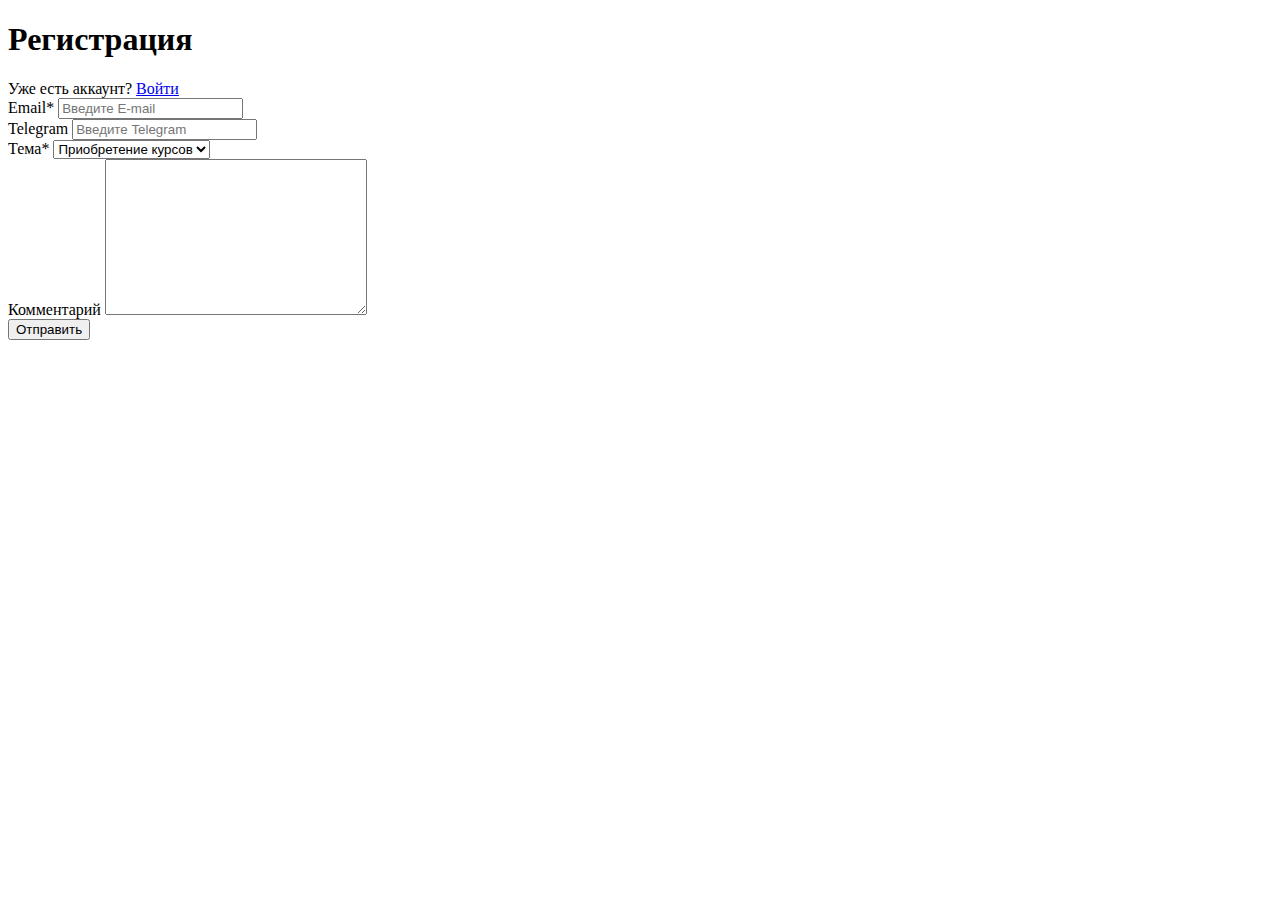
<file: demo.html>
<!DOCTYPE html>
<html lang="en">
  <head>
    <meta charset="UTF-8" />
    <meta name="viewport" content="width=device-width, initial-scale=1.0" />
    <title>Demo</title>
  </head>
  <body>
    <main>
      <div>
        <h1>Регистрация</h1>
        <span>Уже есть аккаунт?</span>
        <a href="#">Войти</a>
      </div>

      <form action="#">
        <div>
          <label for="emil">Email*</label>
          <input type="email" id="email" name="email" placeholder="Введите E-mail" required>
        </div>
        <div>
          <label for="telegram">Telegram</label>
          <input type="text" id="telegram" name="telegram" placeholder="Введите Telegram">
        </div>
        <div>
          <label for="topic">Тема*</label>
          <select name="topic" id="topic" required>
            <option value="courses">Приобретение курсов</option>
            <option value="feedback">Обратная связь</option>
          </select>
        </div>
        <div>
          <label for="comment">Комментарий</label>
          <textarea name="comment" id="comment" cols="30" rows="10"></textarea>
        </div>
        <button>Отправить</button>
      </form>
    </main>
  </body>
</html>
<!-- http://127.0.0.1:5500/demo.html?email=pb250170%40gmail.com&telegram=%40pb_atm&topic=courses&comment=qwerty# -->
</file>
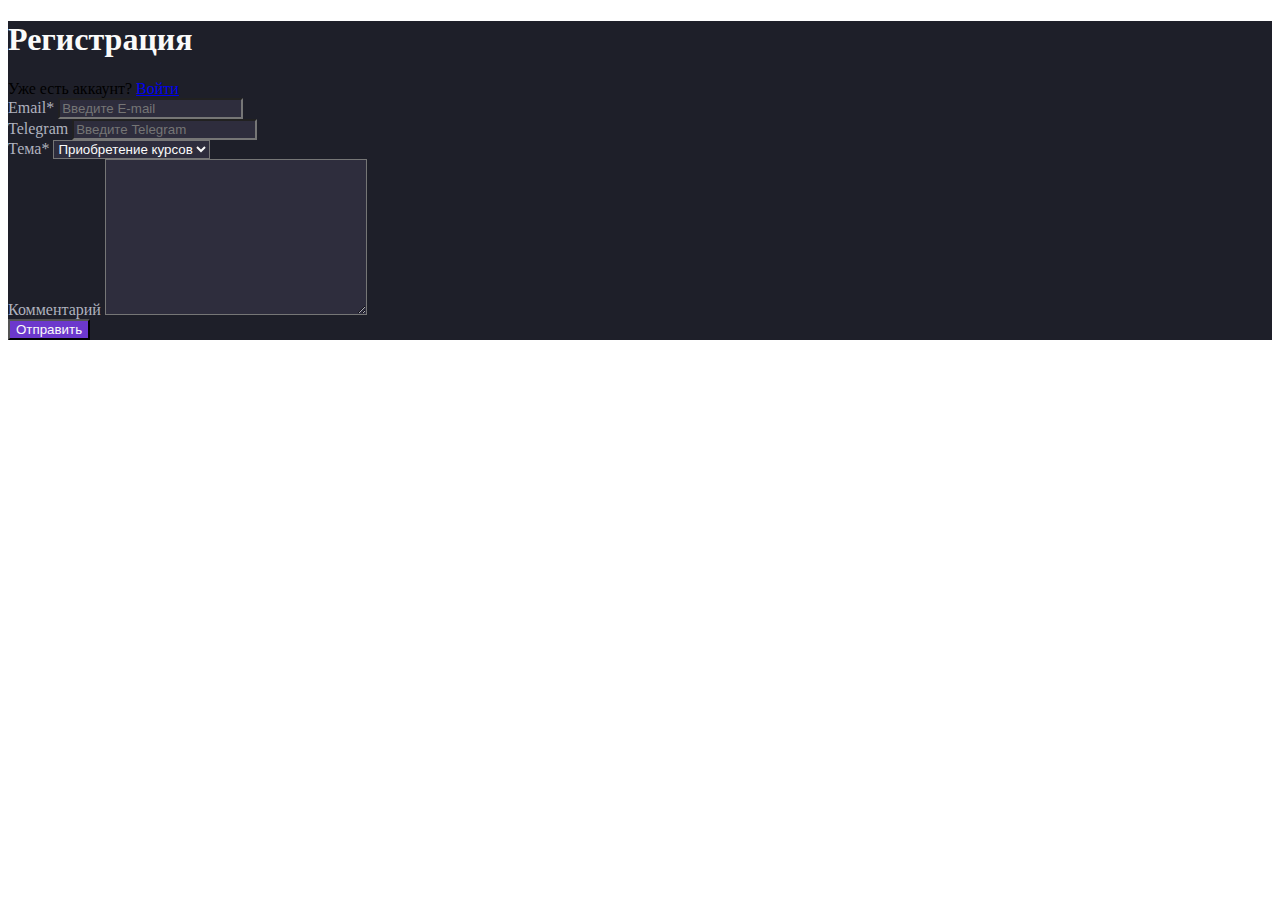
<file: lesson-form/demo-form.html>
<!DOCTYPE html>
<html lang="ru">
  <head>
    <meta charset="UTF-8" />
    <meta name="viewport" content="width=device-width, initial-scale=1.0" />
    <link rel="stylesheet" href="style.css" />
    <title>DemoForm</title>
  </head>
  <body>
    <main>
      <div>
        <h1>Регистрация</h1>
        <span>Уже есть аккаунт?</span>
        <a href="#">Войти</a>
      </div>

      <form action="#">
        <div>
          <label for="emil">Email*</label>
          <input
            type="email"
            id="email"
            name="email"
            placeholder="Введите E-mail"
            required
          />
        </div>
        <div>
          <label for="telegram">Telegram</label>
          <input
            type="text"
            id="telegram"
            name="telegram"
            placeholder="Введите Telegram"
          />
        </div>
        <div>
          <label for="topic">Тема*</label>
          <select name="topic" id="topic" required>
            <option value="courses">Приобретение курсов</option>
            <option value="feedback">Обратная связь</option>
          </select>
        </div>
        <div>
          <label for="comment">Комментарий</label>
          <textarea name="comment" id="comment" cols="30" rows="10"></textarea>
        </div>
        <button>Отправить</button>
      </form>
    </main>
  </body>
</html>
<!-- http://127.0.0.1:5500/demo.html?email=pb250170%40gmail.com&telegram=%40pb_atm&topic=courses&comment=qwerty# -->
</file>
<file: 1-blog/style.css>
* {
  box-sizing: border-box;
  margin: 0;
}

body {
  font-family: "Roboto", monospace;
  font-weight: 400;
  font-size: 16px;
  color: #fff;
}

header a {
  color: #fff;
  text-decoration: none;
  line-height: 35px;
}

header nav {
  flex: 1;
}

div a > span {
  display: inline-block;
  width: 35px;
  margin-right: 11px;
  text-align: center;
  border-radius: 3px;
  background: #4B5563;
  box-shadow: 0px 15px 30px 0px #00000026;
}

div > p {
  line-height: 28px;
}

header input::placeholder {
  color: #fff;
}

ul { 
  display: flex;
  align-items: center;
  list-style: none;
  padding: 0;
  margin: 0;
  gap: 39px;
}

nav ul li:first-child{
    margin-right: 13px;
}

article {
  text-align: center;
  padding: 0 25%;
}

#search {
  background-color: #1f293799;
  color: #fff;
  border: none;
  width: 224px;
  height: 40px;
  border-radius: 30px 30px 30px 30px;
  font-size: 16px;
  padding: 0 40px;
}

.main,
.header {
  width: 1080px;
}

.main {
  background: linear-gradient(180deg, #374151 0%, #111827 100%);
  margin: 0 auto;
}

.divInput {
  position: relative;
  
}

.divInput img {
  width: 14px;
  height: 14px;
  position: absolute;
  top: 14px;
  left: 14px;
}

.header {
  max-width: 1080px;
  display: flex;
  justify-content: space-between;
  align-items: center;
  gap: 77px;
  margin: 0 auto;
  padding: 71px 0 69px;
}

.articleDate {
  margin: 0 0 14px 0;
}

.articleDate,
.personStatus {
  font-size: 14px;
  color: #fff;
  opacity: 60%;
}

.articleHeader {
  font-size: 24px;
  font-weight: 400;
  color: #fff;
  margin: 0 0 30px 0;
  line-height: 38px;
}
.blockPerson {
  margin: 0 0 28px 0;
  display: flex;
  align-items: center;
  justify-content: center;
  gap: 17px;
}

.blockPerson div {
  display: flex;
  flex-direction: column;
  justify-content: start;
  align-items:flex-start;
}

.mainImage {
  margin-bottom: 69px;
  text-align: center;
}

.sectionText {
  max-width: 708px;
  margin: 0 auto 103px;
}

.sectionText p:first-child {
  font-size: 20px;
  line-height: 32px;
}

.sectionText,
.secondText,
.thirdText {
  line-height: 30px;
}

.footer {
  text-align: center;
  padding: 0 0 77px 0;
}

.copyright {
  opacity: 60%;
}

.sectionList {
  list-style: none;
}
</file>
<file: 2-form/style.css>
* {
  box-sizing: border-box;
  margin: 0;
}

body {
  height: 100vh;
  display: flex;
  justify-content: center;
  align-items: center;
  background: linear-gradient(
      243.18deg,
      #fdc5c5 25.45%,
      rgba(242, 152, 222, 0) 100%
    ),
    linear-gradient(0deg, #f39494, #f39494),
    linear-gradient(243.43deg, #ffa5a5 32.96%, rgba(255, 255, 255, 0) 82.03%);
  font-family: "Open Sans", sans-serif;
  font-weight: 400;
  font-size: 14px;
}

main {
  max-width: 582px;
  padding: 72px 95px 91px 93px;
  background-color: #fffefe;
  border-radius: 10px;
  box-shadow: 0px 4px 4px 0px #00000040;
}

form {
  display: flex;
  flex-direction: column;
  gap: 22px;
  text-align: center;
}

input,
button {
  border-radius: 1px;
}

h1 {
  color: #333333;
  font-size: 36px;
  font-weight: 700;
}

span {
  color: #666666;
  font-size: 18px;
}

div a {
  color: #089fe0;
  text-decoration: none;
  margin-left: 5px;
}

input {
  height: 44px;
  width: 100%;
  font-size: 16px;
  font-weight: 600;
  color: #333333;
  padding: 9px 0 9px 11px;
  background-color: #f5f5f5;
  border: none;
  border-radius: 5px;
  caret-color: #089fe0;
}

input::placeholder {
  font-style: italic;
  font-weight: 400;
}

input:focus {
  background-color: #fff;
  border: 1px solid;
  border-color: #f5f5f5;
  font-weight: 600;
}

label {
  color: #666666;
}

button {
  background-color: #089fe0;
  color: #ffffff;
  font-weight: 400;
  font-size: 18px;
  height: 44px;
  width: 100%;
  border-radius: 5px;
  padding: 9px 102px;
  border: none;
}

input[type="checkbox"] {
  opacity: 0;
}

input[type="checkbox"]:checked + label[for="checkbox"]::before {
  background-color: #089fe0;
  content: "✓";
  padding: 0 3px;
  color: white;
}

label[for="checkbox"]::before {
  content: " ";
  position: absolute;
  top: 1px;
  left: 0;
  display: inline-block;
  /* margin: 2px; */
  padding: 7px;
  border-radius: 5px;
  border: 1px solid #eeeeee;
  background-color: #f5f5f5;
  font-size: 11px;
}

#checkbox {
  height: auto;
  width: inherit;
  margin: 0;
}

#firstname {
  border-radius: 5px 0 0 5px;
}

#lastname {
  margin-left: 1px;
  border-radius: 0 5px 5px 0;
}

.personName {
  display: flex;
}

.checkbox {
  display: flex;
  position: relative;
  text-align: left;
  gap: 8px;
}

.btn {
  position: relative;
}

.btn img {
  position: absolute;
  top: 10px;
  right: 24px;
}

.regText {
  text-align: center;
}

.regText a {
  font-size: 18px;
  text-decoration: underline;
  margin-left: 5px;
}
</file>
<file: 3-Finio/styles/global.css>
/* Variables */

:root {
  --color-bg-primary: #357efe;
  --color-bg-sale: #1abc9c;
  --color-bg-saleprice: #ffc736;
  --color-link: #ffffffcc;
  --color-link-hover: #ffffff;
  --color-bg-footer: #1a1d25;

  --layout-width-min: 1156px;
  --layout-width: 1392px;
  --gap-24: 24px;

  --footer__border-tl: #ffffff14;
  --border-top-line: #4e5d7c14;

  --slice-size: 60%

}

/* Total base style */

* {
  box-sizing: border-box;
}

html {
  -webkit-font-smoothing: antialiased;
  -moz-osx-font-smoothing: grayscale;
  text-rendering: optimizeLegibility;
}

body {
  margin: 0;
  font-family: 'Inter', sans-serif;
  font-style: normal;
  color: var(--color-text);
}

section {
  margin: 0 auto;
}

footer {
  background: var(--color-bg-footer);
}

h1,
h2,
h3 {
  margin: 0;
}

a {
  text-decoration: none;
}

.pd-10 {
  padding: 10px 0 6px 0 !important;
}

/* margin-left */

.ml-50 {
  margin-left: 50px;
}

/* margin-bottom */

.mb-24 {
  margin-bottom: 24px;
}

.mb-25 {
  margin-bottom: 25px !important;
}

.mb-35 {
  margin-bottom: 35px;
}

.mb-40 {
  margin-bottom: 40px;
}

.mb-48 {
  margin-bottom: 48px;
}

.mb-64 {
  margin-bottom: 64px;
}

.mb-80 {
  margin-bottom: 80px;
}

.pos-rel {
  position: relative;
}

.fd-row-reverse {
  flex-direction: row-reverse;
}

.border-top-line {
  border-top: 1px solid var(--border-top-line);
}

@media (max-width: 480px) {
  
  :root {
    --slice-size: 85%;
  }
  
  .hero__right {
    display: none;
  }

}
</file>
<file: 3-Finio/styles/header.css>
/* Header */

.header {
  background-color: var(--color-bg-primary); 
}

.header__wrapper {
  max-width: var(--layout-width);
  margin: 0 auto;
  display: flex;
  justify-content: space-between;
  align-items: center;
  padding: 40px 0 98px 0;
}

.header__mobile-menu-button {
  display: none;
  background: none;
  border: none;
  cursor: pointer;
}

/* Menu */

.menu {
  list-style: none;
  display: flex;
  gap: 32px;
  margin: 0;
  color: var(--color-link);
}

.menu__item {
  padding: 8px 16px;
}

.menu__item a {
  font-size: 18px;
  font-weight: 500;
  color: var(--color-text);
  cursor: pointer;
}

.menu__item:hover a {
  color: var(--color-link-hover);
}

/* Hero */

.hero {
  max-width: var(--layout-width);
  margin: 0 auto;
  display: flex;
  position: relative;
}

/* .hero__right {
  width: 110%;
} */
</file>
<file: 3-Finio/styles/page.css>
/* Section */

.section__features {
  max-width: var(--layout-width);
  padding: 47px 0 80px 0;
}

.section__features-wrapper {
  display: flex;
  justify-content: space-between;
}

.feature-item {
  display: flex;
  justify-content: center;
  align-items: center;
  gap: 16px;
}

.feature-text {
  font-size: 18px;
  font-weight: 700;
  line-height: 25.2px;
  text-align: left;
}

/* Section Feature Diagram */

.feature-img-sum {
  position: absolute;
  left: 193px;
  top: 168px;
}

/* Section Savingtime */

.section__savingtime {
  padding: 120px 0 120px 0;
}

.section__savingtime-wrapper {
  max-width: var(--layout-width);
  margin: 0 auto;
}

.section__savingtime-header {
  display: flex;
  flex-direction: column;
  align-items: center;
}

.slider-box {
  display: flex;
  position: relative;
}

.slider-right {
  border-radius: 0 16px 16px 0;
}

.slider-line {
  position: absolute;
  left: 546px;
}

.savingtime__feature-block {
  display: flex;
  padding-top: 64px;
  gap: 70px;
}

.feature-block-item {
  color: #fff;
}

.feature-block-item ul {
  display: flex;
  flex-direction: column;
  gap: var(--gap-24);
  padding: 0;
  margin: 0;
}

.feature-block-item li {
  display: flex;
  font-size: 18px;
  font-weight: 500;
  line-height: 25.2px;
  list-style-type: none;
  padding: 0;
}

.item-header {
  font-size: var(--gap-24);
  font-weight: 700;
  line-height: 28.8px;
  margin-bottom: var(--gap-24);
}

ul img {
  padding-right: 8px;
  width: var(--gap-24);
  height: var(--gap-24);
}

/* Section Security */

.section__security-wrapper {
  max-width: var(--layout-width);
  display: flex;
  gap: 78px;
  margin: 0 auto;
  padding: 120px 0 80px 0;
}

.section__security-item {
  max-width: 400px;
}

.security__img {
  margin-bottom: var(--gap-24);
}

.security-item-header {
  font-size: 32px;
  font-weight: 600;
  line-height: 38.4px;
  margin-bottom: 20px;
}

/* Section Mobile */

.section__mobile {
  max-width: var(--layout-width);
  padding: 80px 0 120px 0;
}

.section__mobile-wrapper {
  text-align: center;
}

/* Section Support */

.section__support {
  max-width: var(--layout-width);
}

.section__support-wrapper {
  display: flex;
  justify-content: center;
  border-radius: 16px;
  gap: 74px;
}

.support-item {
  display: flex;
  flex-direction: column;
  gap: 30px;
  padding-top: 80px;
}

.support-item-header {
  font-size: 40px;
  font-weight: 600;
  line-height: 48px;
  color: var(--color-link-hover);
}

.support-item-text {
  font-size: 17px;
  font-weight: 500;
  line-height: 23.8px;
  text-align: left;
  color: var(--color-link);
}

.finio-contact {
  display: flex;
  flex-direction: column;
  gap: 16px;
}

.finio-contact-img {
  width: 32px;
  height: 32px;
}

.contact-item {
  display: flex;
  align-items: center;
  gap: 16px;
  font-size: 17px;
  font-weight: 500;
  line-height: 23.8px;
  color: var(--color-link-hover);
}

/* Section Rates */

.section__rates {
  max-width: var(--layout-width-min);
  padding: 80px 0 80px 0;
}

.rates-card-item:nth-child(3) {
  background: var(--color-bg-primary);

  .border-top-line {
    border-top: 1px solid #ffffff29;
  }

  .feature__text-span {
    color: #ffffff99;
  }
  .item-header {
    color: var(--color-link-hover);
  }
  .item-coast {
    color: var(--color-link-hover);
  }

}

.section__rates-wrapper {
  display: flex;
  flex-direction: column;
  align-items: center;
}

.section__rates-card {
  display: grid;
  grid-template-columns: repeat(3, 1fr);
  grid-template-rows: 1fr;
  grid-column-gap: var(--gap-24);
}

.rates-card-item {
  border-radius: 16px;
  box-shadow: 0px 0px 32px 0px #4e5d7c29;
}

.item-content-wrapper {
  padding: 48px 34px 48px 40px;
}

.rates-card-item:first-child {
  .item-content-wrapper .item-content .sale-top {
    opacity: 0;
  }
  .sale-orange {
    background: none;
    color: #4e5d7c;
    font-weight: inherit;
  }
}

.rates-button {
  text-align: center;
}

.item-header {
  font-size: 32px;
  font-weight: 800;
  line-height: 38.4px;
}

.item-content {
  display: flex;
  flex-direction: column;
  gap: 10px;
}

/* .card-headling {
  margin-bottom: 25px;
} */

.card-params {
  padding: 8px 0;
}

.item-coast {
  display: grid;
  justify-content: space-between;
  grid-template-columns: auto 107px;
  align-items: center;
  font-size: 17px;
  font-weight: 500;
  line-height: 20.4px;
  align-items: center;
  color: #4e5d7c;
  padding: 16px 0 16px 0;
}

.sale-top {
  border-radius: 8px;
  background: var(--color-bg-sale);
  padding: 4px 16px 4px 16px;
  font-size: 15px;
  font-weight: 500;
  line-height: 21px;
  color: var(--color-link-hover);
  width: 130px;
  margin-bottom: 16px;
}

.sale-green {
  font-size: 15px;
  font-weight: 800;
  line-height: 21px;
  color: var(--color-link-hover);
}

.sale-orange {
  background: var(--color-bg-saleprice);
  color: var(--color-link-hover);
  border-radius: 8px;
  font-weight: 700;
  padding: 8px 16px;
  margin-left: -16px;
  margin-right: 16px;
}

/* .value {
  width: 105px;
  text-align: left;
} */

/* Section Recall */

.section__recall {
  max-width: var(--layout-width-min);
}

.section__recall-wrapper {
  padding: 0 0 80px 0;
}

.section__recall-block {
  position: relative;
  background: var(--color-bg-primary);
  border-radius: 16px;
}

.recall__content {
  display: flex;
  align-items: center;
  justify-content: space-between;
  box-shadow: 0px 0px 32px 0px #4e5d7c29;
}

.content-left {
  padding: 120px 50px 113px 104px;
}

.recall-text {
  font-size: 28px;
  font-weight: 700;
  line-height: 39.2px;
  color: var(--color-link-hover);
  margin-bottom: 45px;
}

.recall-signature {
  font-size: 17px;
  font-weight: 700;
  line-height: 23.8px;
  text-align: left;
  color: var(--color-link-hover);
  margin-bottom: 5px;
}

.recall-position {
  font-size: 17px;
  font-weight: 500;
  line-height: 23.8px;
  text-align: left;
  color: var(--color-link-hover);
}

.content-right {
  width: 125%;
  border-radius: 0 16px 16px 0;
}

.slider__button-left {
  position: absolute;
  content: '';
  background: url(../images/arrow-left.svg) no-repeat center;
  background-color: var(--color-link);
  width: 40px;
  height: 40px;
  border-radius: 50%;
  top: 258px;
  left: var(--gap-24);
}

.button-hover:hover {
  background-color: var(--color-link-hover);
  cursor: pointer;
}

.slider__button-right {
  position: absolute;
  content: '';
  background: url(../images/arrow-right.svg) no-repeat center;
  background-color: var(--color-link);
  width: 40px;
  height: 40px;
  border-radius: 50%;
  top: 258px;
  right: var(--gap-24);
}
</file>
<file: 3-Finio/styles/components.css>
/* Header Logo */

.header__logo {
  font-size: 36px;
  font-weight: 900;
  color: var(--color-link-hover);
}

/* Section */

.section-blue {
  background-color: var(--color-bg-primary);
}

.section-header {
  font-size: 48px;
  font-weight: 600;
  line-height: 57.6px;
  text-align: center;
  margin-bottom: 24px;
}

/* Button */

.header__button {
  background-color: var(--color-link-hover);
  color: var(--color-bg-primary);
  padding: 12px 32px;
  border-radius: 34px;
  border-style: none;
  font-weight: 800;
  font-size: 17px;
  cursor: pointer;
}

.button-blue {
  background: var(--color-bg-primary);
  color: var(--color-link-hover);
}

/* H3 */

.hero__left-h2 {
  min-width: 458px;
  font-size: 40px;
  font-weight: 800;
  line-height: 48px;
  color: var(--color-link-hover);
}


.feature__text-h2 {
  max-width: 550px;
  font-size: 40px;
  font-weight: 800;
  line-height: 48px;
}

 .item-content-wrapper .feature__text-span {
  height: 75px;
 }

.feature__text-span {
  font-size: 17px;
  font-weight: 500;
  line-height: 25.2px;
  color: #4e5d7c80;
}

/* Feature Diagram */

.feature__diagram {
  max-width: var(--layout-width);
}

.feature__item-diagram {
  display: flex;
  justify-content: space-between;
  align-items: center;
  padding: 63px 0 80px 0;
}

.feature__text-diagram {
  display: flex;
  flex-direction: column;
  gap: 24px;
}

/* Section Savingtime */

.savingtime__text-h2 {
  font-size: 48px;
  font-weight: 600;
  line-height: 57.6px;
  color: #fff;
  padding-bottom: 24px;
}

.savingtime__text {
  color: #fff;
  padding-bottom: 40px;
  text-align: center;
}

.hero-polugon {
  background: linear-gradient(173deg, var(--color-bg-primary) var(--slice-size), var(--color-link-hover) var(--slice-size)) !important;
}
</file>
<file: 3-Finio/styles/footer.css>
/* Section Footer */

.section__footer-wrapper {
  max-width: var(--layout-width);
  margin: 0 auto;
  padding: 80px 0 40px 0;
}

.footer__content {
  display: flex;
  justify-content: space-between;
}

.footer__main {
  display: flex;
  flex-direction: column;
  gap: 16px;
}

.footer__subheader {
  font-size: 17px;
  font-weight: 500;
  line-height: 23.8px;
  text-align: left;
  color: #ffffffb2;
}

.footer__menu {
  display: flex;
  flex-direction: column;
  gap: 7px;
  list-style: none;
  margin: 0;
  color: var(--color-link);
}

.footer__menu li a {
  font-size: 17px;
  font-weight: 500;
  line-height: 23.8px;
  color: #ffffff80;
}

.footer__policy {
  display: flex;
  flex-direction: column;
  gap: 7px;
  font-size: 17px;
  font-weight: 500;
  line-height: 23.8px;
}

.footer__policy a {
  color: #ffffff80;
}

.footer__requisites {
  display: flex;
  flex-direction: column;
  gap: 7px;
  font-size: 17px;
  font-weight: 500;
  line-height: 23.8px;
  color: #ffffffb2;
}

.footer__requisites a {
  color: #ffffffb2;
}

.footer__requisites a span {
  color: #ffffff80;
}

.copyright-payments {
  display: flex;
  justify-content: space-between;
  width: var(--layout-width);
  margin: 0 auto;
  padding: 32px 0 32px 0;
}

.footer__border-tl {
  border-top: 1px solid var(--footer__border-tl);
}

.footer-copyright {
  font-size: 17px;
  font-weight: 500;
  line-height: 23.8px;
  text-align: left;
  color: #ffffffb2;
}

.payments__img {
  display: flex;
  gap: var(--gap-24);
}
</file>
<file: 3-Finio/styles/media.css>
/* Media CSS */

@media (max-width:1200px) {

  .section__features {
    padding: 47px 24px 80px 24px;
  }

  .hero {
    overflow: hidden;
  }

}

@media (max-width:375px) {

   .section__features-wrapper {
    display: flex;
    flex-direction: column;
    gap: 32px;
    flex-wrap: wrap;
    align-content: center;
    align-items: flex-start;
  }

  .feature-img {
    width: 48px;
    height: 48px;
  }

  .header__logo {
    font-size: 24px;
  }

  .header__wrapper nav {
    display: none;
  }

  .header__button {
    display: none;
  }
  .header__mobile-menu-button{
    display: block;
  }
  .hero__left button {
    display: block;
    padding: 12px 17px;
    margin-bottom: 56px;
  }

  .hero__left img {
    margin-bottom: 106px;
    width: 80%;
  }

  .header__wrapper {
    padding: 28px 24px 19px 24px;
    border-bottom: 1px solid #FFFFFF29;
  }

  .hero {
    padding: 32px 24px 0 24px;
  }

  .header__mobile-menu-button {
    display: block;
    background: none;
    border: none;
    cursor: pointer;
  }

  .hero__left-h2{
    min-width: 330px;
    font-size: 32px;
    line-height: 38.4px;

  }

  .hero__right {
    display: none;
  }

  .feature__text-diagram img {
    width: 100%;
  }

  .feature__item-diagram {
    display: flex;
    flex-direction: column-reverse;
    justify-content: space-between;
    align-items: inherit;
    padding: 48px 24px 48px 24px;
    gap: 24px;
  }

  .feature__text-h2 {
    font-size: 32px;
    font-weight: 600;
    line-height: 38.4px;
  }
  
  .feature-img-sum {
    position: absolute;
    left: 134px;
    top: 135px;
    height: 73px;
  }

  .section__security-wrapper {
    padding: 64px 24px 48px 24px;
    flex-direction: column;
  }

  .security-item-header {
    font-size: 32px;
  }

  .section__mobile-wrapper {
    padding: 0 24px 48px 24px;
  }

  .section__mobile-wrapper .section-header, .feature__text-span {
    text-align: left;
    margin-left: 0;
  }

  .savingtime__feature-block {
    flex-direction: column;
  }

  .section__savingtime {
    padding: 64px 24px 64px 24px;
  }

  .savingtime__text-h2 {
    font-size: 36px;
    line-height: 43.2px;
  }

  .section__savingtime-header .header__button {
    display: block;
    padding: 12px 18px;
    margin-bottom: 48px;
  }

  .section__mobile {
    padding: 0;
  }

  .section__mobile-wrapper {
    padding: 48px 0 64px 24px;
  }

  .support-item {
    padding: 0;
  }

  .section__support-wrapper {
    flex-direction: column-reverse;
    border-radius: 0;
    padding: 64px 24px 0 24px;
  }

  .support-item-header {
    font-size: 36px;
  }

  .section__rates {
    max-width: var(--layout-width-min);
    padding: 48px 24px 64px 24px;
  }

  .rates-card-item:first-child .item-content-wrapper .item-content .sale-top {
    display: none;
  }

  .section__rates-card {
    display: grid;
    grid-template-columns: 1fr;
    grid-template-rows: repeat(1, 1fr);
    grid-row-gap: 24px;
  }

  .section-header {
    font-size: 36px;
    line-height: 43.2px;
  }
  
  .feature__text-span {
    font-size: 18px;
    font-family: Inter;
    font-weight: 500;
    line-height: 25.2px;
    text-align: left;
  }

  .section__savingtime-header .feature__text-span {
    color: #FFFFFFCC;
  }

  .rates-card-item .item-content-wrapper {
    padding: 48px 24px 48px 24px;
  }

  .rates-button button {
    display: block;
    
  }

  .item-content .rates-button {
    display: flex;
    justify-content: center;
  }

  .item-coast {
    display: grid;
    justify-content: space-between;
    align-items: center;
  }

  .rates-card-item:nth-child(n + 2) {
    .item-content-wrapper {
      padding: 48px 24px 48px 24px;
    }
  }
  
  .sale-orange {
    padding: 8px 8px 8px 15px;
    margin-left: -16px;
    margin-right: 16px;
  }

 .section__recall-wrapper .section-header {
    text-align: left;
 }

  .section__rates .section__rates-wrapper {
    align-items: start;
  }

  .section__recall-wrapper {
    padding: 0 24px 80px 24px;
  }
  
  .recall__content {
    flex-direction: column-reverse;
  }

  .slider__button-left {
    display: none;
  }

  .slider__button-right {
    display: none;
  }

  .content-left {
    padding: 48px 24px 104px 24px;
  }

  .content-right {
    width: 100%;
    border-radius: 16px;
  }

  .footer__content {
    flex-direction: column;
    gap: 40px;
  }

  .section__footer {
    padding: 0 24px 0 24px;
  }

  .copyright-payments {
    flex-direction: column-reverse;
    gap: 24px;
  }

  .footer__nav ul {
    padding: 0;
  }

  .slider-box {
    display: flex;
    position: relative;
    width: 832%;
    width: 382px;
    height: 182px;
    justify-content: center;
    overflow: hidden;
  }

  .slider-line {
    left: 145px;
    top: -240px;
  }

  .slider-left {
    border-radius: 4px 0 0 4px;
  }

  .slider-right {
    border-radius: 0 4px 4px 0;
  }
  
  .mobile-version-block {
    position: relative;
    overflow: hidden;
  }

  .mobile-img {
    width: 192%;
  }

  .footer__border-tl {
    width: 327px;
  }

  .payments__img {
    width: 80%;
  }
}
</file>
<file: 4-Grids/styles/styles.css>
:root {
  --color-primary: #6c38cc;
  --color-primary-hover: #5b2bb2;
  --color-secondary: #E47AD5;
  --color-text: #fafafa;
  --color-link-hover: #afb2bf;
  --color-bg: #16171d;
  --space-10: 10px;
  --color-bg-medium: #1e1f29;
  --color-bg-light: #2e2d3d;
  --color-stroke: #4d5064;
  --color-footer: #101114;

  --color-gradient: linear-gradient(93.33deg, #D77BE6 9.26%, #BE63E6 42.32%, #6C38CC 104.58%);

  --border-8: 8px;
  --border-10: 10px;
  --layout-width: 1172px;
}

* {
  box-sizing: border-box;
}

html {
  -webkit-font-smoothing: antialiased;
  -moz-osx-font-smoothing: grayscale;
  text-rendering: optimizeLegibility;
} 

body {
  background: var(--color-bg);
  margin: 30px;
  font-family: "Fira Sans", sans-serif;
  font-style: normal;
  font-weight: 400;
}

.item {
  color: var(--color-text);
  font-size: 24px;
  font-weight: 700;
  border: 2px solid var(--color-primary);
  text-align: center;
  padding: 15px;
}

.wrapper {
  display: grid;
  
}
</file>
<file: lesson-miro/style/style.css>
* {
  box-sizing: border-box;
}

body {
  font-family: "Roboto", sans-serif;
  margin: 0;
}

h1 {
  margin: 0 0 17px 0;
}

h2 {
  margin: 60px 0 19px 0;
}

h1,
h2 {
  font-weight: 400;
  font-size: 48px;
  line-height: 56px;
  color: #050038;
}

header {
  border-bottom: 1px solid #f0f0f0;
  margin-bottom: 60px;
}

header a {
  font-weight: 400;
  font-size: 16px;
  line-height: 24px;
  color: #050038;
  text-decoration: none;
}

nav {
  padding: 33px 50px;
  margin-bottom: 60px;
  width: 1200px;
  margin: 0 auto;
}

nav ul {
  list-style: none;
  padding: 0;
  margin: 0;
  display: flex;
  gap: 34px;
}

section {
  max-width: 1200px;
  margin: 0 auto;
  padding: 0 40px;
  margin-bottom: 140px;
}

footer {
  background: #050038;
  padding: 47px 40px;
}

footer a {
  color: #fff;
  text-decoration: none;
}

#hero {
  display: flex;
  gap: 65px;
}

.heroForm {
  display: flex;
  flex-direction: column;
  gap: 10px;
}

.heroForm + p {
  font-weight: 400;
  font-size: 14px;
  line-height: 20px;
  color: #050038;
  margin: 8px 0 52px 0;
}
.heroLogos {
  display: flex;
  align-items: center;
  gap: 20px;
  color: #050038;
}

.heroText {
  margin: 0 0 55px 0;
}

.sectionText {
  color: #696688;
  margin: 0 0 40px 0;
}

#heroButton {
  background-color: #4262ff;
  color: #fff;
}

#heroButton:hover {
  background-color: #122db6;
}

#heroButton:active {
  background-color: #071766;
}

.heroForm input {
  border-radius: 32px;
  border: 1px solid #9b99af;
  height: 48px;
  padding: 5px 10px;
}

.heroForm button {
  height: 48px;
  border: 1px solid #4262ff;
  border-radius: 32px;
  padding: 0 10px;
}

.heroForm input:focus {
  background-color: aliceblue;
}

.link {
  color: #4262ff;
  text-decoration: underline;
}

.link:hover {
  color: #122db6;
}

.section {
  display: flex;
  gap: 100px;
}

.section-reverse {
  flex-direction: row-reverse;
}

.sectionflex {
  display: flex;
  gap: 65px;
}

.displayblock {
  display: block;
  margin-bottom: 70px;
}

.section > h2 {
  margin-bottom: 35px;
}

.sectionList li {
  list-style-type: none;
}

.sectionList li::before {
  content: url(/lesson-miro/images/vector.svg);
  margin-right: 25px;
}

.sectionList {
  display: flex;
  flex-direction: column;
  gap: 20px;
  padding: 20px 0 0 0;
  color: #05003899;
  margin-bottom: 32px;
}

.sectionflex span {
  display: block;
  color: #05003899;
  margin-top: 70px;
  margin-bottom: 13px;
  
}

.sectionflex div {
  max-width: 290px;
}

footer > div {
  display: flex;
  gap: 20px;
  max-width: 1200px;
  margin: 0 auto;
  padding: 0 40px;
}

.copyright {
  color: #fff;
}
</file>
<file: lesson-form/style.css>
main {
    background-color: #1e1f29;
}

h1 {
    color: #fafafa;
}

input, textarea, select {
    background: #2e2d3d;
    color: #fafafa;
}

label {
    color: #afb2bf;
}

button {
    background-color: #6c38cc;
    color: #fafafa;
}
</file>
